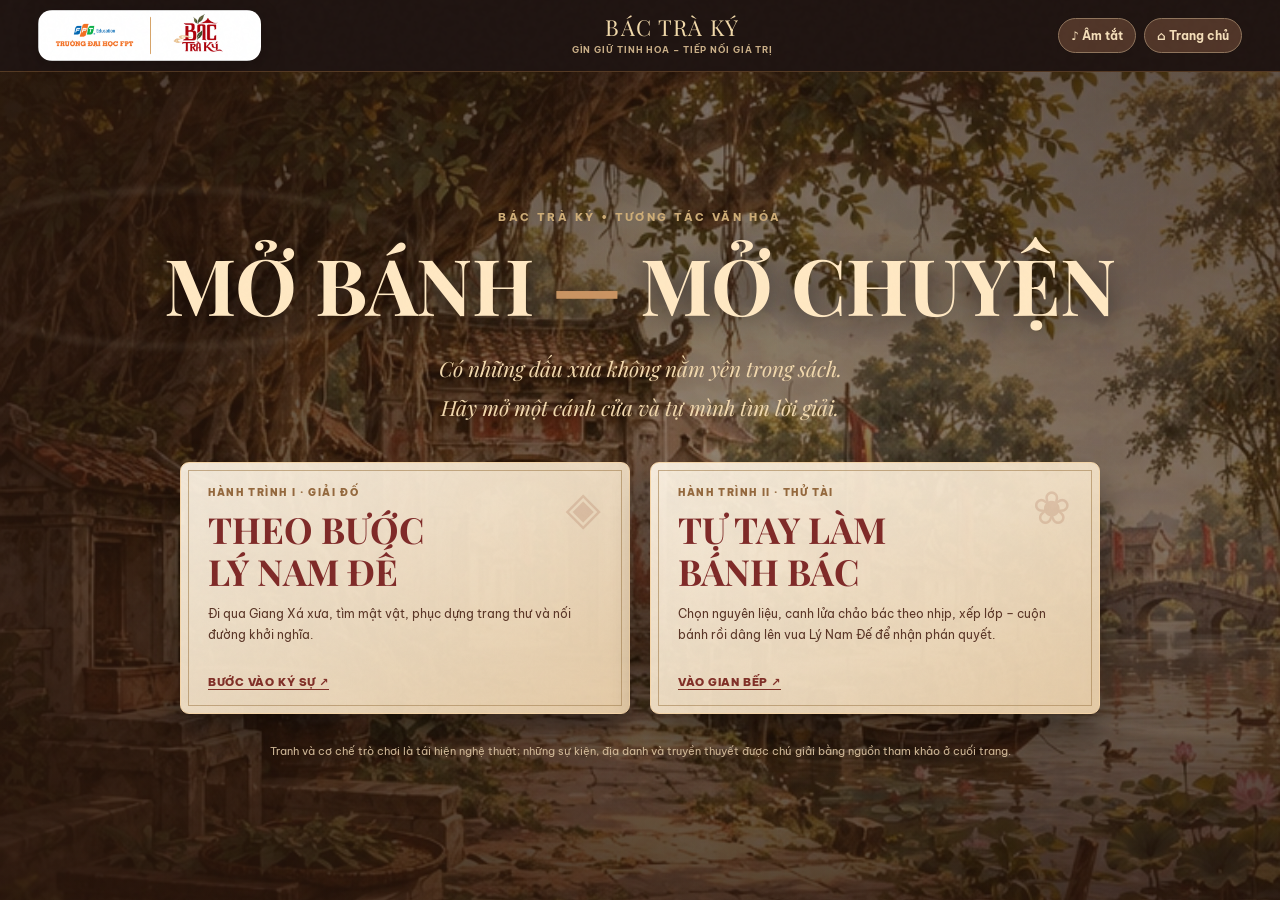
<file: index.html>
<!DOCTYPE html>
<html lang="vi">
<head>
<meta charset="utf-8"><meta name="viewport" content="width=device-width, initial-scale=1,viewport-fit=cover">
<meta name="theme-color" content="#281c19"><meta name="description" content="Mở Bánh – Mở Chuyện: game giải đố lịch sử theo bước Lý Bí tại Giang Xá và trải nghiệm làm Bánh Bác của Bác Trà Ký.">
<title>Bác Trà Ký | Theo bước Lý Nam Đế & Dâng bánh tiến vua</title>
<link rel="stylesheet" href="styles.css?v=4.10.0">
<link rel="stylesheet" href="cake-market.css?v=4.10.0">
<link rel="stylesheet" href="march.css?v=4.7.0">
</head>
<body>
<div class="grain" aria-hidden="true"></div>
<header class="header"><a class="logo-link" href="#home" aria-label="Trang chủ Bác Trà Ký"><img src="assets/official-logo.png" alt="FPT Education và Bác Trà Ký" /></a><div class="header-center"><span class="serif">BÁC TRÀ KÝ</span><small>GÌN GIỮ TINH HOA – TIẾP NỐI GIÁ TRỊ</small></div><div class="header-actions"><button id="audioToggle" class="icon-btn" aria-label="Bật hoặc tắt âm thanh" aria-pressed="false">♪ <span>Âm tắt</span></button><a id="beaconsReturn" class="header-back" href="#" target="_blank" rel="noopener noreferrer" hidden>↗ Beacons</a><a class="header-back" href="#home">⌂ Trang chủ</a></div></header>
<main>
<section id="home" class="view active" aria-labelledby="homeTitle"><div class="home-scene"><div class="home-tint"></div><div class="ambient cloud-a"></div><div class="ambient cloud-b"></div><div class="home-content"><span class="eyebrow">BÁC TRÀ KÝ • TƯƠNG TÁC VĂN HÓA</span><h1 id="homeTitle" class="serif">MỞ BÁNH <em>—</em> MỞ CHUYỆN</h1><p class="home-poem serif">Có những dấu xưa không nằm yên trong sách.<br>Hãy mở một cánh cửa và tự mình tìm lời giải.</p><div class="portal-grid"><button class="portal" id="startHistory"><span class="portal-icon">◈</span><span class="portal-no">HÀNH TRÌNH I · GIẢI ĐỐ</span><strong class="serif">THEO BƯỚC<br>LÝ NAM ĐẾ</strong><span>Đi qua Giang Xá xưa, tìm mật vật, phục dựng trang thư và nối đường khởi nghĩa.</span><span class="portal-go">BƯỚC VÀO KÝ SỰ ↗</span></button><button class="portal" id="startCake"><span class="portal-icon">❀</span><span class="portal-no">HÀNH TRÌNH II · THỬ TÀI</span><strong class="serif">TỰ TAY LÀM<br>BÁNH BÁC</strong><span>Chọn nguyên liệu, canh lửa chảo bác theo nhịp, xếp lớp – cuộn bánh rồi dâng lên vua Lý Nam Đế để nhận phán quyết.</span><span class="portal-go">VÀO GIAN BẾP ↗</span></button></div><p class="disclaimer-home">Tranh và cơ chế trò chơi là tái hiện nghệ thuật; những sự kiện, địa danh và truyền thuyết được chú giải bằng nguồn tham khảo ở cuối trang.</p></div></div></section>
<section id="history" class="view" aria-label="Game theo bước Lý Nam Đế"><div class="game-top"><div><span class="chapter-index" id="chapterIndex">CHƯƠNG 01 / 04</span><h2 class="serif" id="chapterTitle">Bí mật Linh Bảo</h2></div><div class="game-top-actions"><button class="small-btn" id="hintBtn">✧ Gợi ý</button><button class="small-btn" id="openCodex">▤ Sổ tư liệu</button><button class="small-btn" id="historyHome">⌂ Thoát</button></div></div><div class="game-layout"><div class="stage"><div class="art-stage"><img id="sceneArt" src="assets/village.webp" alt="Minh họa cảnh làng cổ" /><div class="art-vignette"></div><div class="stage-light"></div><div class="hotspot-layer" id="hotspotLayer"></div><div class="art-label" id="artLabel">GIANG XÁ • HÌNH MINH HỌA</div></div><div class="dialogue"><div class="avatar"><img src="assets/lybi-face.webp" alt="Minh họa nhân vật Lý Bí" /></div><div class="dialogue-text"><div class="dialogue-name" id="dialogueName">LÝ BÍ · LỜI THOẠI HƯ CẤU</div><p id="dialogueBody">Từng mảnh ký ức của làng đều mang một dấu hiệu. Tìm đủ ba tín vật trước khi mở cửa.</p></div><button class="dialogue-next" id="dialogueNext" title="Đọc tiếp">›</button></div></div><aside class="play-panel"><div class="panel-heading"><span class="label">NHIỆM VỤ HIỆN TẠI</span><h3 class="serif" id="objectiveTitle">Ba dấu tích trong làng</h3><p id="objectiveText">Quan sát tranh, chạm vào vật thể có ánh sáng để thu thập tín vật.</p></div><div class="inventory"><div class="label">TÚI VẬT PHẨM <span id="inventoryCount">0/3</span></div><div id="inventoryItems" class="inventory-items"></div></div><div id="puzzleMount" class="puzzle-mount"></div><div class="foot-controls"><button id="historyRestart" class="line-btn">↻ Chơi lại</button><button id="historySource" class="line-btn">◈ Tư liệu & độ xác thực</button></div></aside></div><div id="historyToast" class="toast" aria-live="polite"></div></section>
<section id="cake" class="view" aria-label="Game làm Bánh Bác"><div class="game-top cake-top"><div><span class="chapter-index" id="cakeChapter">GIAN BẾP • CHẶNG 1/5</span><h2 class="serif">THỬ TÀI LÀM BÁNH BÁC</h2></div><div class="game-top-actions"><button class="small-btn" id="cakeHintBtn">✧ Mẹo làm bánh</button><button class="small-btn" id="cakeRestart">↻ Làm lại</button><button class="small-btn" id="cakeHome">⌂ Thoát</button></div></div><div class="cake-layout"><div class="cake-workspace"><div class="cake-art"><img src="assets/hands2.webp" alt="Minh họa bàn tay chế biến bột bánh" /><div class="cake-art-layer"><div class="cake-illustration" id="cakeIllustration"><div class="plate"><div class="cake-outer"><div class="cake-white"><div class="cake-inner"></div></div></div></div></div><div class="cake-work-label" id="cakeWorkLabel">MÂM NGUYÊN LIỆU</div></div></div><div class="bake-tutorial" id="cakeNarrative"><span class="story-kicker">LỜI NGƯỜI DẪN CHUYỆN</span><p>Muốn có chiếc Bánh Bác dẻo ngon, trước hết hãy nhớ nguyên liệu truyền thống. Bạn sẽ chọn nguyên liệu, canh lửa theo nhịp, xếp lớp, cuộn bánh và mang thành phẩm đi dâng vua.</p></div></div><div class="cake-controls"><div class="progress-track" id="cakeProgress"><span class="active"></span><span></span><span></span><span></span><span></span></div><div class="cake-step-title" id="cakeStepTitle">01 • Gian chợ nguyên liệu</div><div id="cakePuzzle"></div><p class="cake-feedback" id="cakeFeedback" role="status"></p></div></div></section>
<section id="about" class="view content-page" aria-label="Tư liệu tham khảo"><div class="content-shell"><span class="eyebrow">TƯ LIỆU & PHƯƠNG PHÁP</span><h2 class="serif">Lịch sử có nguồn, hư cấu có ranh giới</h2><p>Đây là trò chơi tương tác lấy cảm hứng từ lịch sử Lý Bí/Lý Nam Đế và ký ức văn hóa Giang Xá. Các mật thư, tín vật, cơ chế mở khóa, lời thoại và tranh bối cảnh đều do nhóm sáng tạo phục vụ game; <strong>chúng không phải hiện vật khảo cổ, bản đồ hành quân thật hay lời nói được ghi lại của Lý Nam Đế</strong>.</p><div class="source-grid"><article><strong>Giang Xá – Linh Bảo</strong><p>Giang Xá gắn với những truyền thuyết về tuổi trẻ, sự học và con đường dựng nghiệp của Lý Bí. Chùa Linh Bảo được nhắc trong tư liệu địa phương; chi tiết về thời niên thiếu cần đọc như truyền thống ghi nhớ, không phải tất cả đều được xác thực độc lập.</p><a href="https://thegioidisan.vn/vi/ly-nam-de-trong-doi-song-van-hoa-cua-nguoi-dan-lang-giang-xa-huyen-hoai-duc-ha-noi.html" target="_blank" rel="noopener">Tạp chí Thế giới Di sản (2016) ↗</a></article><article><strong>Khởi nghĩa năm 542</strong><p>Lý Bí lãnh đạo cuộc khởi nghĩa chống nhà Lương vào năm 542; Giang Xá và Lưu Xá được nghiên cứu như những địa điểm gắn với giai đoạn đầu của sự nghiệp.</p><a href="https://thanhuyhanoi.vn/tin-tuc/huyen-hoai-duc/hoi-thao-khoa-hoc-dau-an-cua-ly-nam-de-va-nha-nuoc-van-xuan-tren-dia-ban-huyen-hoai-duc-10037123.html" target="_blank" rel="noopener">Thành ủy Hà Nội (2024) ↗</a></article><article><strong>Vạn Xuân năm 544</strong><p>Năm 544, Lý Bí xưng đế, lấy hiệu Lý Nam Đế, đặt quốc hiệu Vạn Xuân và niên hiệu Thiên Đức. Những tranh vẽ cảnh cung điện, quân doanh chỉ thể hiện không khí tượng trưng.</p><a href="https://baotanglichsuquocgia.vn/vi/Articles/2001/68142/thang-2-544-ly-nam-dje-tuyen-bo-dung-nuoc-djoc-lap-quoc-hieu-van-xuan.html" target="_blank" rel="noopener">Bảo tàng Lịch sử Quốc gia (2014) ↗</a></article><article><strong>Bánh Bác và lời kể dâng vua</strong><p>Thợ bánh Giang Xá kể về liên hệ của Bánh Bác với Lý Nam Đế như truyền thuyết địa phương. Bài báo mô tả công đoạn “bác” bột trên chảo mỡ, cuộn lớp đỏ trước lớp trắng sau và ủ lá chuối.</p><a href="https://www.qdnd.vn/du-lich/cac-van-de/ky-cong-mon-banh-tien-vua-cua-lang-giang-xa-809665" target="_blank" rel="noopener">Báo Quân đội nhân dân (2025) ↗</a></article></div><p class="note">Các quan điểm về nơi sinh của Lý Bí và một số chi tiết cuộc đời còn khác nhau giữa nguồn. Game chỉ khẳng định những mốc lịch sử được nguồn chính thống thống nhất; các chi tiết dân gian được ghi rõ tính chất truyền thuyết.</p><div class="content-actions"><button id="aboutBack" class="big-btn">← Quay lại trải nghiệm</button></div></div></section>
</main>
<div id="codexModal" class="modal" aria-hidden="true"><div class="modal-backdrop" data-close></div><div class="scroll" role="dialog" aria-modal="true" aria-labelledby="codexTitle"><div class="scroll-pole pole-left"></div><div class="scroll-paper"><button class="modal-close" data-close aria-label="Đóng">×</button><div class="scroll-topline">SỔ TƯ LIỆU • BÁC TRÀ KÝ</div><h2 id="codexTitle" class="serif">Một mảnh ký ức</h2><div id="codexText"></div><div class="codex-linkline" id="codexLinks"></div></div><div class="scroll-pole pole-right"></div></div></div>
<script src="game.js?v=4.10.0"></script>
<script src="march.js?v=4.7.0"></script>
</body>
</html>
</file>
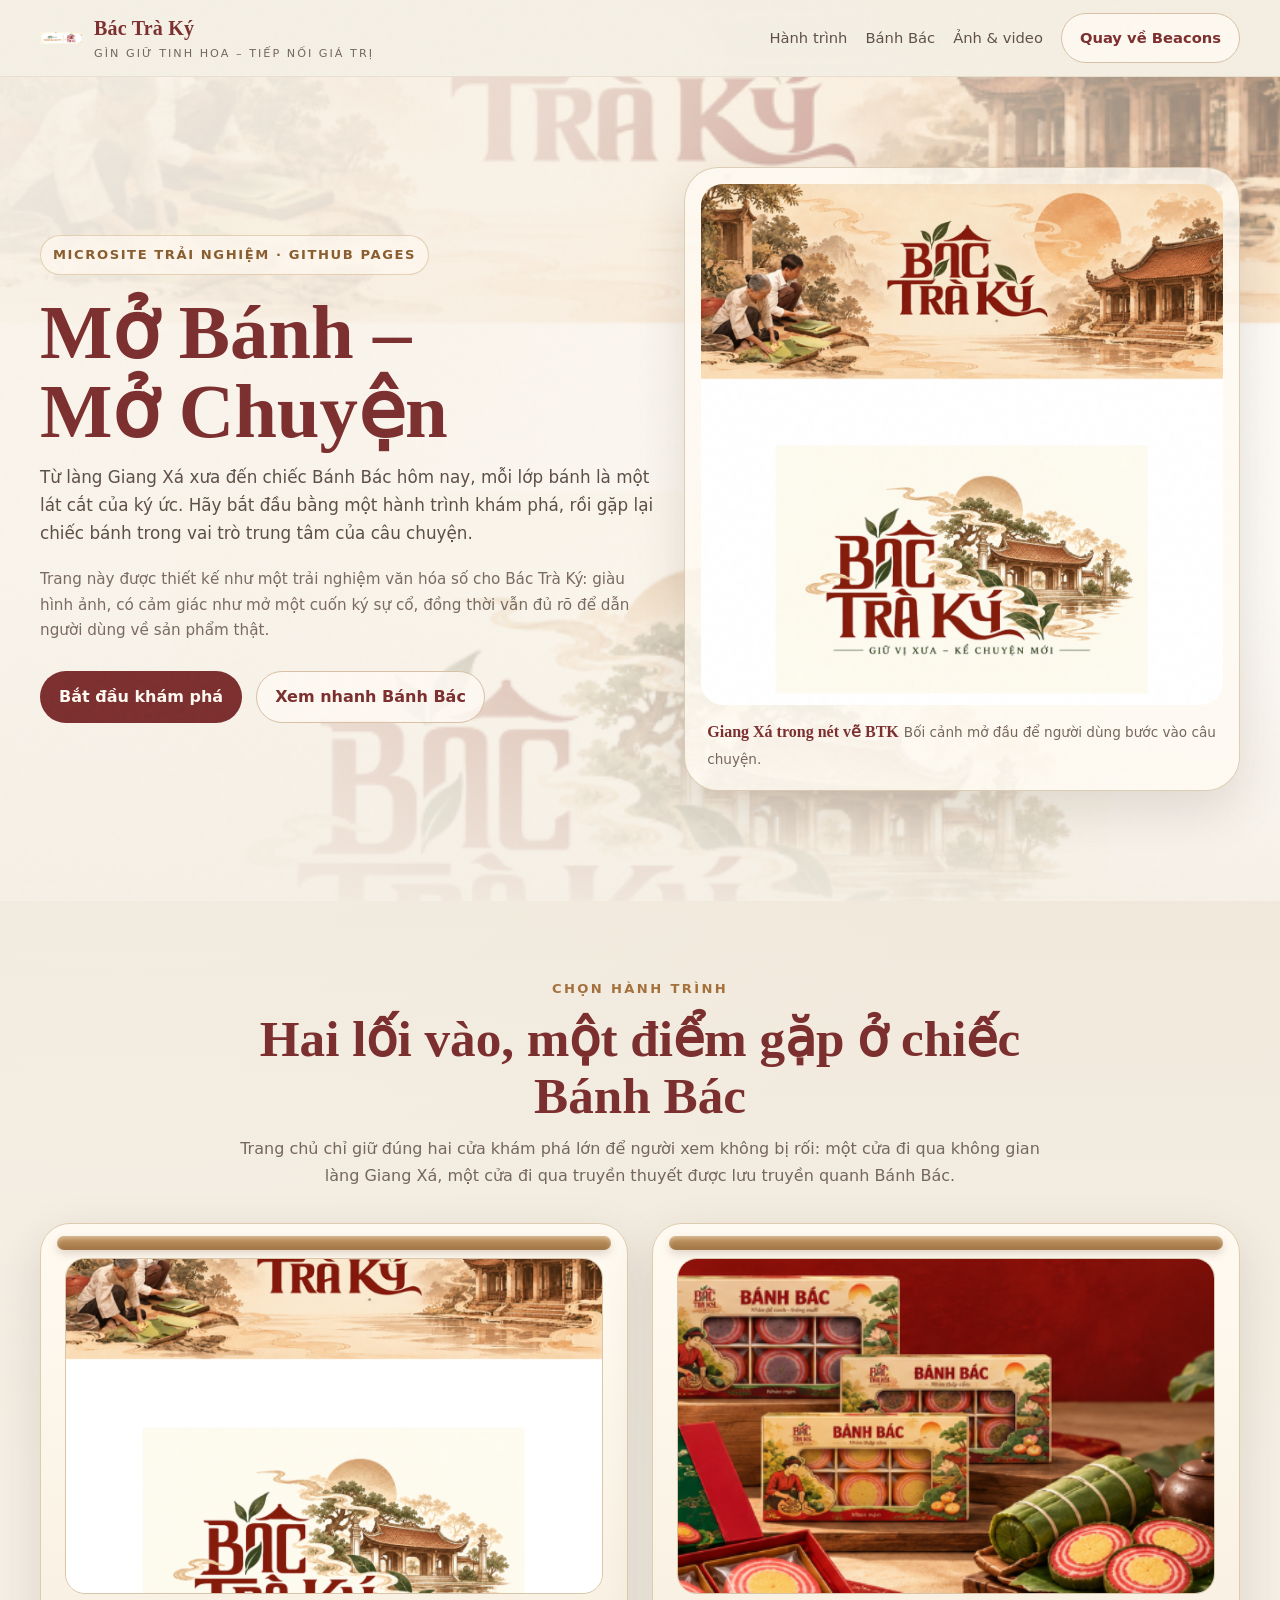
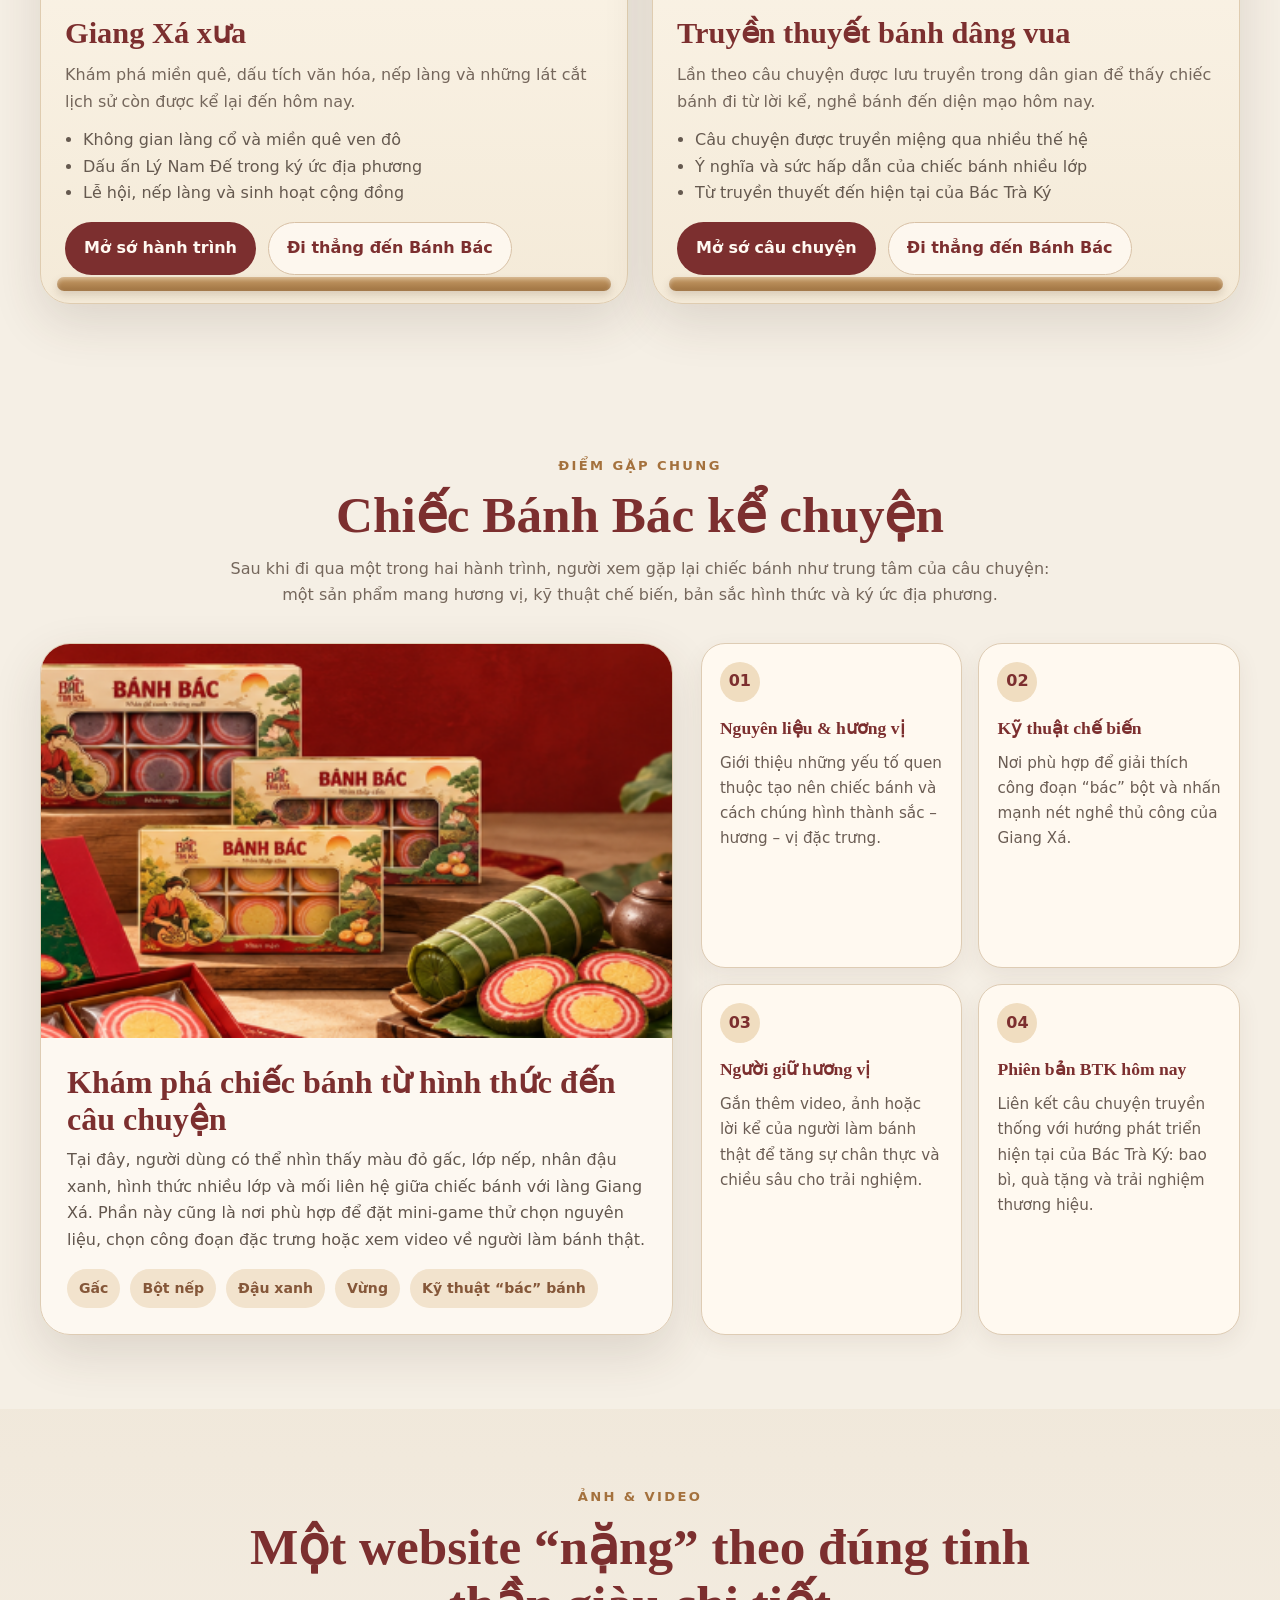
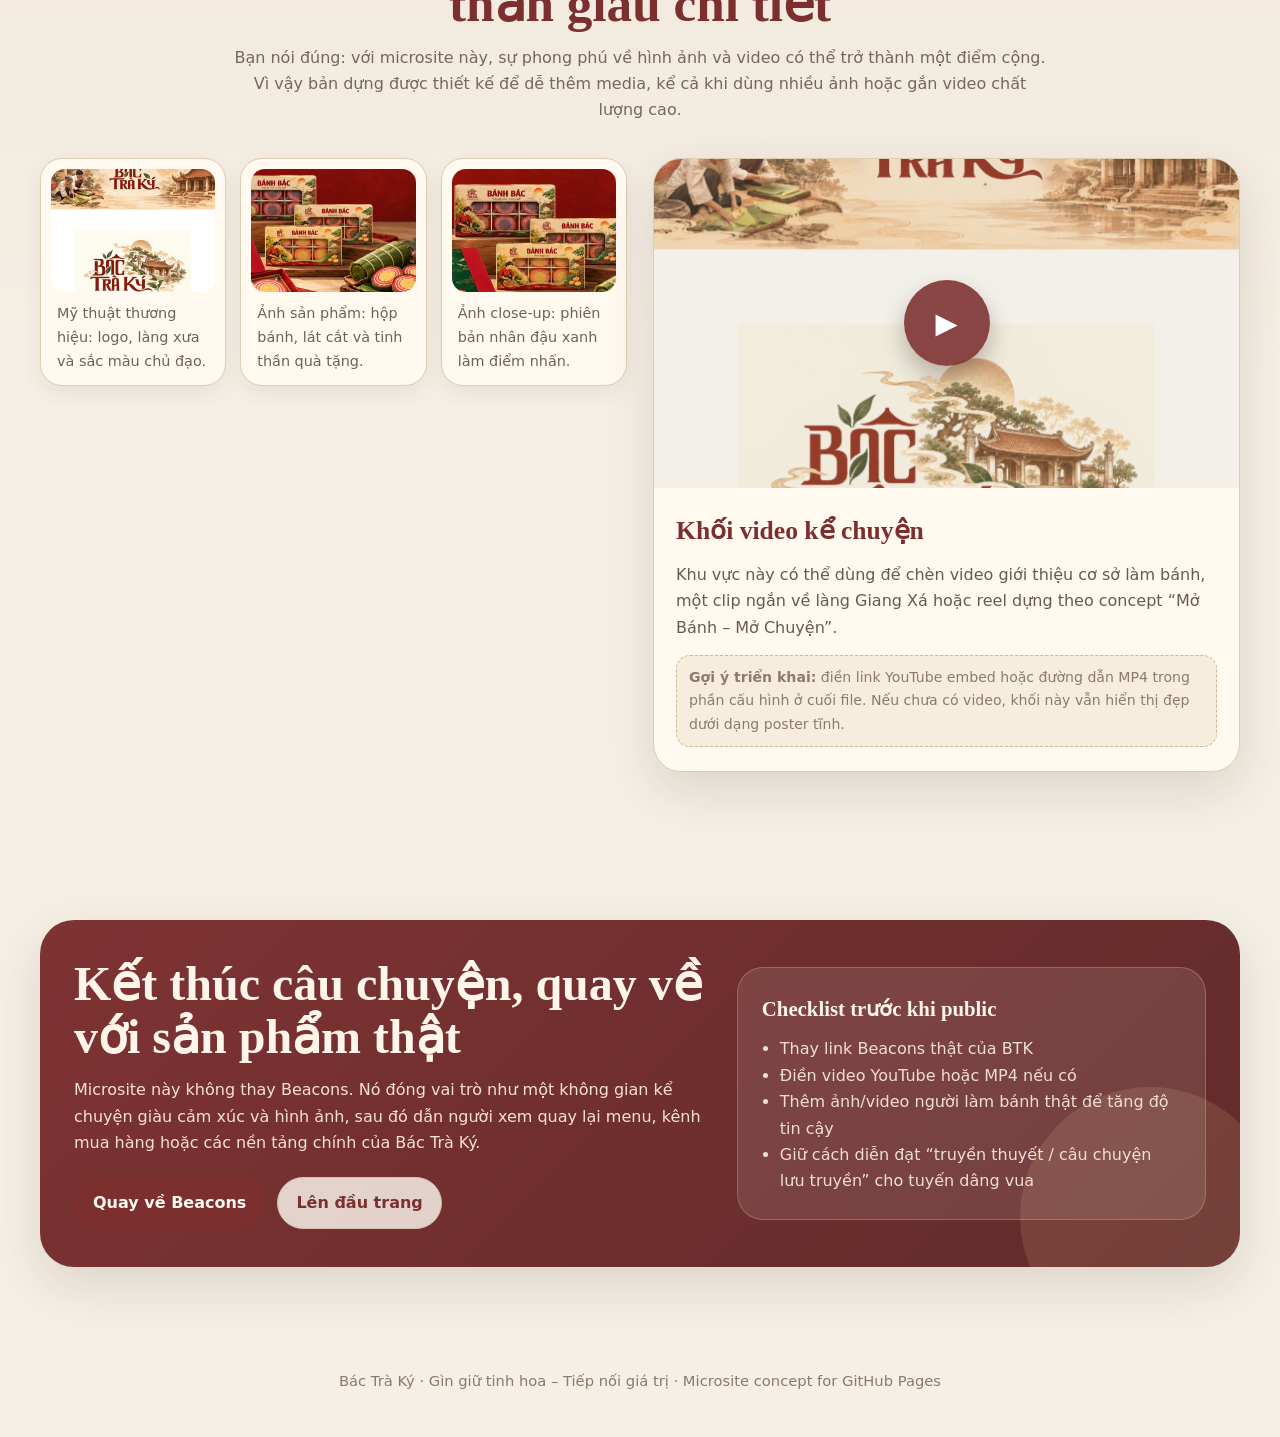
<file: btk-github-showcase/index.html>
<!DOCTYPE html>
<html lang="vi">
<head>
  <meta charset="UTF-8" />
  <meta name="viewport" content="width=device-width, initial-scale=1.0" />
  <meta name="theme-color" content="#7c2f2f" />
  <title>Bác Trà Ký | Mở Bánh – Mở Chuyện</title>
  <meta name="description" content="Microsite trải nghiệm của Bác Trà Ký: khám phá Giang Xá xưa, truyền thuyết bánh dâng vua và hành trình tìm hiểu Bánh Bác Giang Xá." />
  <style>
    :root{
      --wine:#7c2f2f;
      --wine-dark:#5e2325;
      --paper:#f5efe5;
      --paper-deep:#ede3d3;
      --ink:#453832;
      --muted:#75675c;
      --gold:#c49a62;
      --line:#deccb4;
      --leaf:#4f6350;
      --shadow:0 18px 50px rgba(74,50,37,.14);
      --radius:26px;
      --max:1200px;
    }
    *{box-sizing:border-box}
    html{scroll-behavior:smooth}
    body{
      margin:0;
      color:var(--ink);
      background:
        radial-gradient(circle at 10% 10%, rgba(255,255,255,.6), transparent 22%),
        radial-gradient(circle at 100% 0%, rgba(233,205,163,.20), transparent 18%),
        var(--paper);
      font-family: "Segoe UI", system-ui, -apple-system, sans-serif;
      line-height:1.65;
      overflow-x:hidden;
    }
    body.modal-open{overflow:hidden}
    img{max-width:100%;display:block}
    button,input,textarea{font:inherit}
    a{text-decoration:none;color:inherit}
    .grain{
      position:fixed;inset:0;pointer-events:none;opacity:.12;z-index:100;
      background-image:url("data:image/svg+xml,%3Csvg viewBox='0 0 180 180' xmlns='http://www.w3.org/2000/svg'%3E%3Cfilter id='n'%3E%3CfeTurbulence type='fractalNoise' baseFrequency='0.85' numOctaves='3' stitchTiles='stitch'/%3E%3C/filter%3E%3Crect width='100%25' height='100%25' filter='url(%23n)' opacity='0.17'/%3E%3C/svg%3E");
    }
    .container{width:min(var(--max), calc(100% - 32px)); margin:0 auto; position:relative;}
    .serif{font-family: Georgia, "Times New Roman", serif}

    /* header */
    .site-header{
      position:sticky; top:0; z-index:50;
      backdrop-filter: blur(10px);
      background:rgba(245,239,229,.82);
      border-bottom:1px solid rgba(201,176,141,.25);
    }
    .nav{
      min-height:76px; display:flex; align-items:center; justify-content:space-between; gap:18px;
    }
    .brand{display:flex; align-items:center; gap:12px; min-width:0}
    .brand img{width:42px; height:42px; object-fit:contain; flex:none}
    .brand-text{min-width:0}
    .brand-title{font-size:1.25rem; color:var(--wine); font-weight:800; letter-spacing:.01em}
    .brand-sub{font-size:.7rem; color:var(--muted); letter-spacing:.18em; text-transform:uppercase; white-space:nowrap}
    .nav-links{display:flex; align-items:center; flex-wrap:wrap; justify-content:flex-end; gap:10px 18px; font-size:.92rem; color:#5f5048}
    .nav-links a:hover{color:var(--wine)}
    .pill{display:inline-flex; align-items:center; justify-content:center; gap:8px; border-radius:999px; padding:12px 18px; font-weight:700; transition:.2s ease; border:1px solid transparent}
    .pill-primary{background:var(--wine); color:#fff9f1}
    .pill-primary:hover{background:var(--wine-dark); transform:translateY(-1px)}
    .pill-outline{border-color:#d8c1a6; background:rgba(255,251,244,.8); color:var(--wine)}
    .pill-outline:hover{background:#fffdf8; transform:translateY(-1px)}

    /* hero */
    .hero{position:relative; min-height:calc(100vh - 76px); display:grid; align-items:center; overflow:hidden}
    .hero::before{
      content:""; position:absolute; inset:0;
      background:
        linear-gradient(120deg, rgba(247,241,231,.95) 0%, rgba(247,241,231,.88) 33%, rgba(247,241,231,.60) 58%, rgba(247,241,231,.22) 100%),
        url('assets/brand-scene.png') center/cover no-repeat;
      filter:saturate(0.96) contrast(1.02);
      transform:scale(1.03);
    }
    .hero::after{
      content:""; position:absolute; inset:0;
      background:linear-gradient(to bottom, rgba(255,255,255,0) 0%, rgba(245,239,229,.16) 60%, rgba(245,239,229,.9) 100%);
    }
    .hero-inner{position:relative; z-index:2; display:grid; grid-template-columns:1.05fr .95fr; gap:30px; align-items:center; padding:54px 0 74px}
    .eyebrow{display:inline-flex; align-items:center; gap:10px; padding:8px 12px; border-radius:999px; background:rgba(255,249,240,.72); border:1px solid rgba(199,162,110,.45); color:#8a5d2f; font-size:.82rem; font-weight:800; letter-spacing:.12em; text-transform:uppercase}
    .hero-copy h1{font-size:clamp(2.7rem, 6vw, 4.8rem); line-height:1.04; margin:18px 0 12px; color:var(--wine); font-weight:700}
    .hero-copy .lead{font-size:1.05rem; max-width:620px; color:#5d4f46; margin:0 0 20px}
    .hero-copy .small-note{max-width:620px; font-size:.95rem; color:#7a6b62; margin:0 0 28px}
    .hero-actions{display:flex; flex-wrap:wrap; gap:14px}
    .hero-art{display:flex; justify-content:flex-end; align-items:center}
    .art-frame{
      width:min(560px, 100%); background:rgba(255,251,244,.78); border:1px solid rgba(205,181,150,.65);
      box-shadow:var(--shadow); border-radius:34px; overflow:hidden; padding:16px;
    }
    .art-frame img{width:100%; border-radius:22px; aspect-ratio:1/1; object-fit:cover}
    .art-caption{display:flex; justify-content:space-between; gap:16px; align-items:center; padding:14px 6px 2px}
    .art-caption strong{font-size:1rem; color:var(--wine)}
    .art-caption span{font-size:.85rem; color:var(--muted)}

    /* intro */
    .section{padding:74px 0}
    .section.soft{background:linear-gradient(180deg, rgba(237,227,211,.55), rgba(245,239,229,0) 55%)}
    .section-title{text-align:center; max-width:820px; margin:0 auto 34px}
    .section-title .kicker{display:inline-block; margin-bottom:10px; color:#a4713d; font-size:.82rem; letter-spacing:.18em; text-transform:uppercase; font-weight:800}
    .section-title h2{margin:0 0 12px; color:var(--wine); font-weight:700; font-size:clamp(2rem, 4vw, 3.2rem); line-height:1.12}
    .section-title p{margin:0; color:var(--muted); font-size:1rem}

    /* chooser */
    .path-grid{display:grid; grid-template-columns:repeat(2,1fr); gap:24px}
    .path-card{
      position:relative; background:linear-gradient(180deg, #fffaf1, #f4ead8); border:1px solid #dfccb0; border-radius:30px;
      box-shadow:var(--shadow); overflow:hidden; display:flex; flex-direction:column;
    }
    .path-card::before,.path-card::after{
      content:""; position:absolute; left:16px; right:16px; height:14px; border-radius:999px;
      background:linear-gradient(180deg, #c89d67, #9f7342);
      box-shadow:inset 0 2px 4px rgba(255,255,255,.35), 0 4px 8px rgba(93,59,34,.18);
      z-index:1;
    }
    .path-card::before{top:12px}
    .path-card::after{bottom:12px}
    .path-visual{padding:34px 24px 0; position:relative; z-index:2}
    .path-visual img{width:100%; aspect-ratio:16/10; object-fit:cover; border-radius:20px; border:1px solid rgba(208,186,156,.8)}
    .path-body{padding:22px 24px 28px; display:flex; flex-direction:column; gap:12px; position:relative; z-index:2}
    .path-body h3{margin:0; font-size:1.9rem; line-height:1.12; color:var(--wine); font-weight:700}
    .path-body p{margin:0; color:var(--muted)}
    .path-body ul{margin:0; padding-left:18px; color:#65594f}
    .path-actions{display:flex; flex-wrap:wrap; gap:12px; margin-top:4px}

    /* banh bac */
    .banh-layout{display:grid; grid-template-columns:1.08fr .92fr; gap:28px; align-items:stretch}
    .feature-card{background:rgba(255,251,244,.82); border:1px solid var(--line); border-radius:30px; box-shadow:var(--shadow); overflow:hidden}
    .feature-card .feature-media{position:relative}
    .feature-card .feature-media img{width:100%; aspect-ratio:16/10; object-fit:cover}
    .feature-card .feature-copy{padding:26px}
    .feature-card h3{margin:0 0 10px; color:var(--wine); font-size:2rem; line-height:1.15; font-weight:700}
    .feature-card p{margin:0 0 16px; color:#62564d}
    .tag-list{display:flex; flex-wrap:wrap; gap:10px}
    .tag{padding:8px 12px; border-radius:999px; background:#f2e3cd; color:#855739; font-weight:700; font-size:.88rem}
    .info-grid{display:grid; grid-template-columns:repeat(2,1fr); gap:16px}
    .info-card{background:#fff9f0; border:1px solid var(--line); border-radius:24px; padding:18px 18px 20px; box-shadow:0 8px 22px rgba(95,69,54,.08)}
    .info-card .num{display:inline-flex; align-items:center; justify-content:center; width:40px; height:40px; border-radius:50%; background:#f0ddc0; color:var(--wine); font-weight:800; margin-bottom:12px}
    .info-card h4{margin:0 0 8px; color:var(--wine); font-size:1.1rem}
    .info-card p{margin:0; color:#6b5d54; font-size:.95rem}

    /* media gallery */
    .media-layout{display:grid; grid-template-columns:1fr 1fr; gap:26px; align-items:start}
    .gallery-strip{display:grid; grid-template-columns:repeat(3,1fr); gap:14px}
    .gallery-strip figure{margin:0; background:#fff9f0; border:1px solid var(--line); border-radius:22px; padding:10px; box-shadow:0 8px 20px rgba(95,69,54,.08)}
    .gallery-strip img{border-radius:14px; width:100%; aspect-ratio:4/3; object-fit:cover}
    .gallery-strip figcaption{padding:10px 6px 2px; font-size:.9rem; color:#6e6157}
    .video-card{background:#fff9f0; border:1px solid var(--line); border-radius:28px; overflow:hidden; box-shadow:var(--shadow)}
    .video-frame{position:relative; aspect-ratio:16/9; background:#c9b499; display:grid; place-items:center; overflow:hidden}
    .video-frame img{position:absolute; inset:0; width:100%; height:100%; object-fit:cover; opacity:.78}
    .video-frame .play-badge{position:relative; z-index:2; width:86px; height:86px; border-radius:50%; background:rgba(124,47,47,.88); display:grid; place-items:center; color:#fff; font-size:1.8rem; box-shadow:0 12px 24px rgba(0,0,0,.25)}
    .video-body{padding:22px 22px 24px}
    .video-body h3{margin:0 0 10px; color:var(--wine); font-size:1.6rem}
    .video-body p{margin:0 0 14px; color:#675a51}
    .video-note{font-size:.88rem; color:#8a7b6e; background:#f6eddc; border:1px dashed #d0b590; padding:10px 12px; border-radius:14px}
    .video-embed-wrap{display:none}
    .video-embed-wrap.active{display:block}
    .video-embed-wrap video,.video-embed-wrap iframe{width:100%; aspect-ratio:16/9; border:0; display:block; background:#000}

    /* CTA */
    .cta-panel{
      position:relative; overflow:hidden; background:linear-gradient(135deg, rgba(124,47,47,.98), rgba(91,35,35,.96)); color:#fff5ea;
      border-radius:34px; box-shadow:var(--shadow); padding:38px 34px;
    }
    .cta-panel::before{content:""; position:absolute; inset:auto -40px -80px auto; width:260px; height:260px; border-radius:50%; background:rgba(255,210,156,.12)}
    .cta-grid{display:grid; grid-template-columns:1.15fr .85fr; gap:28px; align-items:center; position:relative; z-index:2}
    .cta-panel h2{margin:0 0 14px; font-size:clamp(2rem, 4vw, 3rem); line-height:1.1}
    .cta-panel p{margin:0 0 20px; max-width:690px; color:#f6e2d3}
    .cta-box{background:rgba(255,250,244,.10); border:1px solid rgba(255,227,184,.24); border-radius:26px; padding:24px}
    .cta-box h3{margin:0 0 10px; font-size:1.3rem}
    .cta-box ul{margin:0; padding-left:18px; color:#f1dfd2}
    .cta-actions{display:flex; flex-wrap:wrap; gap:12px; margin-top:18px}

    .footer{padding:28px 0 44px; text-align:center; color:#887a6d; font-size:.92rem}

    /* scroll modal */
    .scroll-overlay{position:fixed; inset:0; background:rgba(45,28,24,.56); backdrop-filter:blur(6px); display:none; align-items:center; justify-content:center; padding:24px; z-index:200}
    .scroll-overlay.open{display:flex}
    .scroll-shell{width:min(980px, 100%); max-height:min(92vh, 960px); overflow:auto; padding:24px}
    .scroll-sheet{
      position:relative; background:linear-gradient(180deg, #fff8ed 0%, #f5ead6 100%); color:var(--ink);
      border-radius:28px; border:1px solid #dcbf93; box-shadow:0 28px 80px rgba(24,15,11,.35); overflow:hidden;
      transform-origin:top center; animation:unroll .75s cubic-bezier(.2,.9,.2,1);
    }
    @keyframes unroll{
      0%{transform:translateY(32px) scaleY(.05); opacity:0}
      45%{transform:translateY(10px) scaleY(1.02); opacity:1}
      100%{transform:translateY(0) scaleY(1); opacity:1}
    }
    .scroll-sheet::before,.scroll-sheet::after{
      content:""; position:absolute; left:18px; right:18px; height:16px; border-radius:999px; z-index:5;
      background:linear-gradient(180deg, #cca168, #986c3f);
      box-shadow:inset 0 2px 4px rgba(255,255,255,.35), 0 5px 10px rgba(91,54,29,.22);
    }
    .scroll-sheet::before{top:12px}
    .scroll-sheet::after{bottom:12px}
    .scroll-header{position:relative; z-index:2; padding:44px 40px 22px; display:flex; justify-content:space-between; gap:20px; align-items:flex-start}
    .scroll-header .meta{display:flex; flex-direction:column; gap:8px}
    .scroll-header .meta .badge{display:inline-flex; width:max-content; padding:8px 12px; border-radius:999px; background:#efe0c9; color:#99663b; font-weight:800; letter-spacing:.08em; text-transform:uppercase; font-size:.78rem}
    .scroll-header h3{margin:0; color:var(--wine); font-size:clamp(2rem, 4vw, 2.9rem); line-height:1.08}
    .scroll-header p{margin:0; color:#66584f; max-width:620px}
    .close-btn{border:1px solid #d7b991; width:44px; height:44px; border-radius:50%; background:#fff8ee; color:var(--wine); font-size:1.2rem; font-weight:800; flex:none}
    .scroll-hero{display:grid; grid-template-columns:1.1fr .9fr; gap:24px; padding:0 40px 24px; align-items:center}
    .scroll-hero img{width:100%; aspect-ratio:16/10; object-fit:cover; border-radius:24px; border:1px solid #ddc19a}
    .scroll-hero .note{background:#fbf3e5; border:1px solid #e0ccb0; border-radius:22px; padding:18px 18px 20px}
    .scroll-hero .note h4{margin:0 0 8px; color:var(--wine); font-size:1.2rem}
    .scroll-hero .note p{margin:0; color:#6d5e53}
    .chapter-grid{display:grid; grid-template-columns:repeat(2,1fr); gap:16px; padding:0 40px 28px}
    .chapter{background:#fffaf1; border:1px solid #e0ccb0; border-radius:22px; padding:18px; box-shadow:0 8px 22px rgba(95,69,54,.08)}
    .chapter .step{display:inline-flex; width:34px; height:34px; align-items:center; justify-content:center; border-radius:50%; background:#f1dfc6; color:var(--wine); font-weight:800; margin-bottom:12px}
    .chapter h5{margin:0 0 8px; color:var(--wine); font-size:1.05rem}
    .chapter p{margin:0; color:#6e6056; font-size:.95rem}
    .scroll-footer{display:flex; justify-content:space-between; flex-wrap:wrap; gap:14px; align-items:center; padding:0 40px 44px}
    .scroll-footnote{max-width:520px; font-size:.88rem; color:#7a6d63}

    .hide{display:none !important}

    @media (max-width: 980px){
      .hero-inner,.banh-layout,.media-layout,.cta-grid,.scroll-hero{grid-template-columns:1fr}
      .hero{min-height:auto}
      .hero-art{justify-content:flex-start}
      .path-grid,.chapter-grid,.info-grid{grid-template-columns:1fr}
      .gallery-strip{grid-template-columns:1fr 1fr}
    }
    @media (max-width: 640px){
      .container{width:min(var(--max), calc(100% - 20px))}
      .nav{padding:8px 0; align-items:flex-start; flex-direction:column}
      .nav-links{width:100%; justify-content:flex-start; font-size:.88rem}
      .hero-inner{padding:34px 0 50px}
      .section{padding:58px 0}
      .hero-copy .lead,.hero-copy .small-note,.section-title p{font-size:.96rem}
      .gallery-strip{grid-template-columns:1fr}
      .scroll-header,.scroll-hero,.chapter-grid,.scroll-footer{padding-left:20px; padding-right:20px}
      .scroll-shell{padding:8px}
      .scroll-sheet::before,.scroll-sheet::after{left:10px; right:10px}
      .hero-actions,.path-actions,.cta-actions{flex-direction:column; align-items:stretch}
      .pill{justify-content:center}
      .art-frame{padding:12px; border-radius:24px}
      .feature-card h3,.path-body h3{font-size:1.65rem}
    }
  </style>
</head>
<body>
  <div class="grain" aria-hidden="true"></div>
  <header class="site-header">
    <div class="container nav">
      <a href="#top" class="brand" aria-label="Về đầu trang Bác Trà Ký">
        <img src="assets/btk-logo-small.png" alt="Logo Bác Trà Ký" />
        <div class="brand-text">
          <div class="brand-title serif">Bác Trà Ký</div>
          <div class="brand-sub">Gìn giữ tinh hoa – Tiếp nối giá trị</div>
        </div>
      </a>
      <nav class="nav-links" aria-label="Điều hướng chính">
        <a href="#hanh-trinh">Hành trình</a>
        <a href="#banh-bac">Bánh Bác</a>
        <a href="#media">Ảnh &amp; video</a>
        <a href="#ket-noi" class="pill pill-outline">Quay về Beacons</a>
      </nav>
    </div>
  </header>

  <main id="top">
    <section class="hero">
      <div class="container hero-inner">
        <div class="hero-copy">
          <div class="eyebrow">Microsite trải nghiệm · GitHub Pages</div>
          <h1 class="serif">Mở Bánh –<br />Mở Chuyện</h1>
          <p class="lead">
            Từ làng Giang Xá xưa đến chiếc Bánh Bác hôm nay, mỗi lớp bánh là một lát cắt của ký ức.
            Hãy bắt đầu bằng một hành trình khám phá, rồi gặp lại chiếc bánh trong vai trò trung tâm của câu chuyện.
          </p>
          <p class="small-note">
            Trang này được thiết kế như một trải nghiệm văn hóa số cho Bác Trà Ký: giàu hình ảnh, có cảm giác như mở một cuốn ký sự cổ,
            đồng thời vẫn đủ rõ để dẫn người dùng về sản phẩm thật.
          </p>
          <div class="hero-actions">
            <a href="#hanh-trinh" class="pill pill-primary">Bắt đầu khám phá</a>
            <a href="#banh-bac" class="pill pill-outline">Xem nhanh Bánh Bác</a>
          </div>
        </div>
        <div class="hero-art">
          <div class="art-frame">
            <img src="assets/brand-scene.png" alt="Mỹ thuật nhận diện Bác Trà Ký với sắc đỏ trầm và phong cảnh Giang Xá" />
            <div class="art-caption">
              <div>
                <strong class="serif">Giang Xá trong nét vẽ BTK</strong>
                <span>Bối cảnh mở đầu để người dùng bước vào câu chuyện.</span>
              </div>
            </div>
          </div>
        </div>
      </div>
    </section>

    <section id="hanh-trinh" class="section soft">
      <div class="container">
        <div class="section-title">
          <div class="kicker">Chọn hành trình</div>
          <h2 class="serif">Hai lối vào, một điểm gặp ở chiếc Bánh Bác</h2>
          <p>
            Trang chủ chỉ giữ đúng hai cửa khám phá lớn để người xem không bị rối: một cửa đi qua không gian làng Giang Xá,
            một cửa đi qua truyền thuyết được lưu truyền quanh Bánh Bác.
          </p>
        </div>
        <div class="path-grid">
          <article class="path-card">
            <div class="path-visual">
              <img src="assets/brand-scene.png" alt="Minh họa làng Giang Xá xưa" />
            </div>
            <div class="path-body">
              <h3 class="serif">Giang Xá xưa</h3>
              <p>Khám phá miền quê, dấu tích văn hóa, nếp làng và những lát cắt lịch sử còn được kể lại đến hôm nay.</p>
              <ul>
                <li>Không gian làng cổ và miền quê ven đô</li>
                <li>Dấu ấn Lý Nam Đế trong ký ức địa phương</li>
                <li>Lễ hội, nếp làng và sinh hoạt cộng đồng</li>
              </ul>
              <div class="path-actions">
                <button class="pill pill-primary open-scroll" data-story="giangxa">Mở sớ hành trình</button>
                <a href="#banh-bac" class="pill pill-outline">Đi thẳng đến Bánh Bác</a>
              </div>
            </div>
          </article>

          <article class="path-card">
            <div class="path-visual">
              <img src="assets/banh-bac-products.png" alt="Hình ảnh Bánh Bác của Bác Trà Ký" />
            </div>
            <div class="path-body">
              <h3 class="serif">Truyền thuyết bánh dâng vua</h3>
              <p>Lần theo câu chuyện được lưu truyền trong dân gian để thấy chiếc bánh đi từ lời kể, nghề bánh đến diện mạo hôm nay.</p>
              <ul>
                <li>Câu chuyện được truyền miệng qua nhiều thế hệ</li>
                <li>Ý nghĩa và sức hấp dẫn của chiếc bánh nhiều lớp</li>
                <li>Từ truyền thuyết đến hiện tại của Bác Trà Ký</li>
              </ul>
              <div class="path-actions">
                <button class="pill pill-primary open-scroll" data-story="dangvua">Mở sớ câu chuyện</button>
                <a href="#banh-bac" class="pill pill-outline">Đi thẳng đến Bánh Bác</a>
              </div>
            </div>
          </article>
        </div>
      </div>
    </section>

    <section id="banh-bac" class="section">
      <div class="container">
        <div class="section-title">
          <div class="kicker">Điểm gặp chung</div>
          <h2 class="serif">Chiếc Bánh Bác kể chuyện</h2>
          <p>
            Sau khi đi qua một trong hai hành trình, người xem gặp lại chiếc bánh như trung tâm của câu chuyện: một sản phẩm mang hương vị,
            kỹ thuật chế biến, bản sắc hình thức và ký ức địa phương.
          </p>
        </div>

        <div class="banh-layout">
          <article class="feature-card">
            <div class="feature-media">
              <img src="assets/banh-bac-products.png" alt="Bánh Bác và sản phẩm của Bác Trà Ký" />
            </div>
            <div class="feature-copy">
              <h3 class="serif">Khám phá chiếc bánh từ hình thức đến câu chuyện</h3>
              <p>
                Tại đây, người dùng có thể nhìn thấy màu đỏ gấc, lớp nếp, nhân đậu xanh, hình thức nhiều lớp và mối liên hệ giữa chiếc bánh với làng Giang Xá.
                Phần này cũng là nơi phù hợp để đặt mini-game thử chọn nguyên liệu, chọn công đoạn đặc trưng hoặc xem video về người làm bánh thật.
              </p>
              <div class="tag-list">
                <span class="tag">Gấc</span>
                <span class="tag">Bột nếp</span>
                <span class="tag">Đậu xanh</span>
                <span class="tag">Vừng</span>
                <span class="tag">Kỹ thuật “bác” bánh</span>
              </div>
            </div>
          </article>

          <div class="info-grid">
            <article class="info-card">
              <div class="num">01</div>
              <h4 class="serif">Nguyên liệu &amp; hương vị</h4>
              <p>Giới thiệu những yếu tố quen thuộc tạo nên chiếc bánh và cách chúng hình thành sắc – hương – vị đặc trưng.</p>
            </article>
            <article class="info-card">
              <div class="num">02</div>
              <h4 class="serif">Kỹ thuật chế biến</h4>
              <p>Nơi phù hợp để giải thích công đoạn “bác” bột và nhấn mạnh nét nghề thủ công của Giang Xá.</p>
            </article>
            <article class="info-card">
              <div class="num">03</div>
              <h4 class="serif">Người giữ hương vị</h4>
              <p>Gắn thêm video, ảnh hoặc lời kể của người làm bánh thật để tăng sự chân thực và chiều sâu cho trải nghiệm.</p>
            </article>
            <article class="info-card">
              <div class="num">04</div>
              <h4 class="serif">Phiên bản BTK hôm nay</h4>
              <p>Liên kết câu chuyện truyền thống với hướng phát triển hiện tại của Bác Trà Ký: bao bì, quà tặng và trải nghiệm thương hiệu.</p>
            </article>
          </div>
        </div>
      </div>
    </section>

    <section id="media" class="section soft">
      <div class="container">
        <div class="section-title">
          <div class="kicker">Ảnh &amp; video</div>
          <h2 class="serif">Một website “nặng” theo đúng tinh thần giàu chi tiết</h2>
          <p>
            Bạn nói đúng: với microsite này, sự phong phú về hình ảnh và video có thể trở thành một điểm cộng. Vì vậy bản dựng được thiết kế để dễ thêm media,
            kể cả khi dùng nhiều ảnh hoặc gắn video chất lượng cao.
          </p>
        </div>

        <div class="media-layout">
          <div>
            <div class="gallery-strip">
              <figure>
                <img src="assets/brand-scene.png" alt="Mỹ thuật thương hiệu Bác Trà Ký" />
                <figcaption>Mỹ thuật thương hiệu: logo, làng xưa và sắc màu chủ đạo.</figcaption>
              </figure>
              <figure>
                <img src="assets/banh-bac-products.png" alt="Sản phẩm Bánh Bác của Bác Trà Ký" />
                <figcaption>Ảnh sản phẩm: hộp bánh, lát cắt và tinh thần quà tặng.</figcaption>
              </figure>
              <figure>
                <img src="assets/banh-bac-box.png" alt="Hộp Bánh Bác đậu xanh" />
                <figcaption>Ảnh close-up: phiên bản nhân đậu xanh làm điểm nhấn.</figcaption>
              </figure>
            </div>
          </div>

          <div class="video-card">
            <div class="video-frame" id="video-preview">
              <img src="assets/brand-scene.png" alt="Ảnh đại diện cho video câu chuyện Bác Trà Ký" />
              <div class="play-badge" aria-hidden="true">▶</div>
            </div>
            <div class="video-embed-wrap" id="video-embed-wrap"></div>
            <div class="video-body">
              <h3 class="serif">Khối video kể chuyện</h3>
              <p>
                Khu vực này có thể dùng để chèn video giới thiệu cơ sở làm bánh, một clip ngắn về làng Giang Xá hoặc reel dựng theo concept “Mở Bánh – Mở Chuyện”.
              </p>
              <div class="video-note">
                <strong>Gợi ý triển khai:</strong> điền link YouTube embed hoặc đường dẫn MP4 trong phần cấu hình ở cuối file.
                Nếu chưa có video, khối này vẫn hiển thị đẹp dưới dạng poster tĩnh.
              </div>
            </div>
          </div>
        </div>
      </div>
    </section>

    <section id="ket-noi" class="section">
      <div class="container">
        <div class="cta-panel">
          <div class="cta-grid">
            <div>
              <h2 class="serif">Kết thúc câu chuyện, quay về với sản phẩm thật</h2>
              <p>
                Microsite này không thay Beacons. Nó đóng vai trò như một không gian kể chuyện giàu cảm xúc và hình ảnh,
                sau đó dẫn người xem quay lại menu, kênh mua hàng hoặc các nền tảng chính của Bác Trà Ký.
              </p>
              <div class="cta-actions">
                <a class="pill pill-primary" id="beacons-link" href="#" target="_blank" rel="noopener">Quay về Beacons</a>
                <a class="pill pill-outline" href="#top">Lên đầu trang</a>
              </div>
            </div>
            <div class="cta-box">
              <h3 class="serif">Checklist trước khi public</h3>
              <ul>
                <li>Thay link Beacons thật của BTK</li>
                <li>Điền video YouTube hoặc MP4 nếu có</li>
                <li>Thêm ảnh/video người làm bánh thật để tăng độ tin cậy</li>
                <li>Giữ cách diễn đạt “truyền thuyết / câu chuyện lưu truyền” cho tuyến dâng vua</li>
              </ul>
            </div>
          </div>
        </div>
      </div>
    </section>
  </main>

  <footer class="footer">
    <div class="container">
      Bác Trà Ký · Gìn giữ tinh hoa – Tiếp nối giá trị · Microsite concept for GitHub Pages
    </div>
  </footer>

  <div class="scroll-overlay" id="scrollOverlay" aria-hidden="true">
    <div class="scroll-shell">
      <div class="scroll-sheet" role="dialog" aria-modal="true" aria-labelledby="scrollTitle">
        <div class="scroll-header">
          <div class="meta">
            <div class="badge" id="scrollBadge">Hành trình</div>
            <h3 class="serif" id="scrollTitle">Tiêu đề câu chuyện</h3>
            <p id="scrollIntro">Mô tả mở đầu sẽ xuất hiện ở đây.</p>
          </div>
          <button class="close-btn" id="closeScroll" aria-label="Đóng sớ">×</button>
        </div>
        <div class="scroll-hero">
          <img id="scrollImage" src="assets/brand-scene.png" alt="Hình minh họa cho câu chuyện" />
          <div class="note">
            <h4 class="serif" id="scrollNoteTitle">Gợi ý triển khai</h4>
            <p id="scrollNoteBody">Phần ghi chú này giúp nhóm hiểu nên viết gì ở từng tuyến nội dung.</p>
          </div>
        </div>
        <div class="chapter-grid" id="chapterGrid"></div>
        <div class="scroll-footer">
          <div class="scroll-footnote" id="scrollFootnote">
            Ghi chú nguồn hoặc lưu ý ngắn về cách diễn đạt sẽ hiện ở đây.
          </div>
          <div class="path-actions">
            <a href="#banh-bac" class="pill pill-primary" id="continueBanh">Tiếp tục đến Bánh Bác</a>
            <button class="pill pill-outline" id="closeScroll2">Đóng sớ</button>
          </div>
        </div>
      </div>
    </div>
  </div>

  <script>
    // ==============================================================
    // CẤU HÌNH NHANH
    // 1) Dán link Beacons thật vào beaconsUrl.
    // 2) Nếu có video: điền videoEmbed (YouTube dạng nhúng) HOẶC videoSrc (MP4).
    // ============================================================== 
    const SITE_CONFIG = {
      beaconsUrl: "",
      videoEmbed: "", // Ví dụ: "https://www.youtube.com/embed/VIDEO_ID"
      videoSrc: "",   // Ví dụ: "assets/giang-xa-story.mp4"
      videoPoster: "assets/brand-scene.png"
    };

    const STORY_DATA = {
      giangxa: {
        badge: "Giang Xá xưa",
        title: "Giang Xá xưa – Dấu xưa còn kể",
        intro: "Tuyến nội dung này giúp người xem bước vào không gian làng quê, di tích, nếp làng và những lớp ký ức gắn với Giang Xá.",
        image: "assets/brand-scene.png",
        noteTitle: "Vai trò của tuyến này",
        noteBody: "Đây là nơi tạo chiều sâu văn hóa cho microsite. Hãy ưu tiên kể chuyện bằng ngôn ngữ cô đọng, giàu hình ảnh và tôn trọng các chi tiết có thể kiểm chứng.",
        footnote: "Gợi ý cách viết: dùng các cụm như “dấu tích”, “ký ức địa phương”, “những câu chuyện còn được kể lại”. Khi nói về Lý Nam Đế, nên bám vào các dấu ấn văn hóa và không gian tưởng niệm còn hiện diện.",
        chapters: [
          {title: "Một miền quê ven đô", body: "Giới thiệu Giang Xá như một làng quê giàu tầng văn hóa, có mối liên hệ với Hoài Đức và Hà Nội hôm nay."},
          {title: "Dấu ấn Lý Nam Đế", body: "Trình bày đây là tuyến khám phá các dấu ấn còn được tưởng nhớ trong không gian văn hóa địa phương."},
          {title: "Lễ hội và nếp làng", body: "Đưa người xem đến đình, lễ hội, cỗ lễ và sinh hoạt cộng đồng như bối cảnh để hiểu chiếc bánh trong đời sống."},
          {title: "Từ làng quê đến chiếc bánh", body: "Kết nối mạch kể về làng sang câu chuyện Bánh Bác như một thức quà gắn với ký ức của Giang Xá."}
        ]
      },
      dangvua: {
        badge: "Truyền thuyết bánh dâng vua",
        title: "Truyền thuyết bánh dâng vua – Một câu chuyện được lưu truyền",
        intro: "Tuyến nội dung này phù hợp để khai thác sức hấp dẫn kể chuyện của Bánh Bác, nhưng nên trình bày dưới dạng truyền thuyết hoặc câu chuyện được lưu truyền.",
        image: "assets/banh-bac-products.png",
        noteTitle: "Cách diễn đạt an toàn",
        noteBody: "Không nên khẳng định cứng “Bánh Bác dâng vua” như một sự kiện lịch sử chắc chắn. Hãy dùng ngôn ngữ mềm: truyền thuyết, câu chuyện dân gian, ký ức địa phương, lời kể được lưu truyền.",
        footnote: "Gợi ý cuối tuyến: từ câu chuyện lưu truyền, dẫn người xem đến Bánh Bác hiện tại và cách BTK kể tiếp câu chuyện ấy bằng thương hiệu đương đại.",
        chapters: [
          {title: "Câu chuyện được lưu truyền", body: "Mở đầu bằng cách xác định đây là một truyền thuyết/câu chuyện dân gian gắn với vùng đất Giang Xá."},
          {title: "Vì sao chiếc bánh đặc biệt", body: "Liên hệ truyền thuyết với hình thức nhiều lớp, sắc đỏ gấc và cảm giác khác biệt của chiếc bánh."},
          {title: "Từ lời kể đến nghề bánh", body: "Cho thấy điều còn lại quan trọng nhất không chỉ là truyền thuyết mà là việc nghề bánh vẫn được người dân gìn giữ."},
          {title: "Bánh Bác hôm nay", body: "Khép lại bằng cách nối câu chuyện xưa với Bác Trà Ký hôm nay: gìn giữ tinh hoa và tiếp nối giá trị."}
        ]
      }
    };

    const beaconsLink = document.getElementById('beacons-link');
    if (SITE_CONFIG.beaconsUrl && SITE_CONFIG.beaconsUrl.startsWith('http')) {
      beaconsLink.href = SITE_CONFIG.beaconsUrl;
      document.querySelectorAll('a[href="#"]').forEach(a => {
        if (a.id === 'beacons-link') return;
      });
    } else {
      beaconsLink.href = '#';
      beaconsLink.addEventListener('click', (e) => {
        e.preventDefault();
        alert('Hãy điền link Beacons thật của Bác Trà Ký trong phần SITE_CONFIG ở cuối file index.html.');
      });
    }

    // Video block
    const videoWrap = document.getElementById('video-embed-wrap');
    const videoPreview = document.getElementById('video-preview');
    if (SITE_CONFIG.videoEmbed) {
      videoWrap.classList.add('active');
      videoWrap.innerHTML = `<iframe src="${SITE_CONFIG.videoEmbed}" title="Video Bác Trà Ký" allow="accelerometer; autoplay; clipboard-write; encrypted-media; gyroscope; picture-in-picture; web-share" allowfullscreen></iframe>`;
      videoPreview.classList.add('hide');
    } else if (SITE_CONFIG.videoSrc) {
      videoWrap.classList.add('active');
      videoWrap.innerHTML = `<video controls poster="${SITE_CONFIG.videoPoster}"><source src="${SITE_CONFIG.videoSrc}" type="video/mp4">Trình duyệt không hỗ trợ phát video.</video>`;
      videoPreview.classList.add('hide');
    }

    // Scroll modal
    const overlay = document.getElementById('scrollOverlay');
    const closeButtons = [document.getElementById('closeScroll'), document.getElementById('closeScroll2')];
    const chapterGrid = document.getElementById('chapterGrid');
    const mapTargets = {
      badge: document.getElementById('scrollBadge'),
      title: document.getElementById('scrollTitle'),
      intro: document.getElementById('scrollIntro'),
      image: document.getElementById('scrollImage'),
      noteTitle: document.getElementById('scrollNoteTitle'),
      noteBody: document.getElementById('scrollNoteBody'),
      footnote: document.getElementById('scrollFootnote')
    };

    function openStory(key) {
      const data = STORY_DATA[key];
      if (!data) return;
      mapTargets.badge.textContent = data.badge;
      mapTargets.title.textContent = data.title;
      mapTargets.intro.textContent = data.intro;
      mapTargets.image.src = data.image;
      mapTargets.noteTitle.textContent = data.noteTitle;
      mapTargets.noteBody.textContent = data.noteBody;
      mapTargets.footnote.textContent = data.footnote;
      chapterGrid.innerHTML = data.chapters.map((item, idx) => `
        <article class="chapter">
          <div class="step">${String(idx + 1).padStart(2, '0')}</div>
          <h5 class="serif">${item.title}</h5>
          <p>${item.body}</p>
        </article>
      `).join('');
      overlay.classList.add('open');
      overlay.setAttribute('aria-hidden', 'false');
      document.body.classList.add('modal-open');
    }

    function closeStory() {
      overlay.classList.remove('open');
      overlay.setAttribute('aria-hidden', 'true');
      document.body.classList.remove('modal-open');
    }

    document.querySelectorAll('.open-scroll').forEach(btn => {
      btn.addEventListener('click', () => openStory(btn.dataset.story));
    });
    closeButtons.forEach(btn => btn.addEventListener('click', closeStory));
    overlay.addEventListener('click', (e) => {
      if (e.target === overlay) closeStory();
    });
    document.addEventListener('keydown', (e) => {
      if (e.key === 'Escape' && overlay.classList.contains('open')) closeStory();
    });
  </script>
</body>
</html>
</file>
<file: styles.css>
@import url('https://fonts.googleapis.com/css2?family=Be+Vietnam+Pro:wght@400;500;600;700;800&family=Playfair+Display:wght@500;600;700;800&display=swap');
:root{--paper:#f3e7d4;--ivory:#fff5e2;--wine:#7f2a28;--red:#a23e31;--gold:#c99a5f;--gold2:#e8c797;--ink:#48362b;--muted:#806c57;--dark:#241713;--border:#c8a77b;--shadow:0 22px 70px #170c0a75}*{box-sizing:border-box}html{scroll-behavior:smooth}body{margin:0;background:#231811;color:var(--ink);font-family:'Be Vietnam Pro',system-ui,sans-serif;font-size:14px;min-height:100vh}button{font:inherit;cursor:pointer}a{color:inherit}button:focus-visible,a:focus-visible{outline:3px solid #ffda7e;outline-offset:3px}.serif{font-family:'Playfair Display',Georgia,serif}.grain{pointer-events:none;position:fixed;inset:0;z-index:80;opacity:.12;background-image:url("data:image/svg+xml,%3Csvg viewBox='0 0 180 180' xmlns='http://www.w3.org/2000/svg'%3E%3Cfilter id='n'%3E%3CfeTurbulence type='fractalNoise' baseFrequency='.66' numOctaves='2'/%3E%3C/filter%3E%3Crect width='100%25' height='100%25' opacity='.14' filter='url(%23n)'/%3E%3C/svg%3E")}.view{display:none;animation:viewfade .35s ease;min-height:calc(100vh - 72px)}.view.active{display:block}@keyframes viewfade{from{opacity:.2;transform:translateY(8px)}to{opacity:1;transform:none}}.header{height:72px;background:rgba(32,20,17,.96);color:#ffedd1;display:flex;align-items:center;justify-content:space-between;gap:16px;padding:7px clamp(12px,3vw,45px);border-bottom:1px solid #bd854a55;position:relative;z-index:45}.logo-link{display:flex;align-items:center;width:min(248px,30vw);height:55px}.logo-link img{max-width:100%;height:51px;object-fit:contain;border-radius:14px;filter:drop-shadow(0 4px 10px #0003)}.header-center{display:flex;flex-direction:column;align-items:center;line-height:1.15;gap:5px}.header-center span{color:#f1d9aa;font-size:22px;letter-spacing:.06em}.header-center small{font-size:9px;letter-spacing:.1em;font-weight:650;color:#c9ae87}.header-actions{display:flex;align-items:center;gap:8px}.icon-btn,.header-back{border:1px solid #8f745c;background:#503528;color:#f4deb9;padding:9px 12px;border-radius:100px;text-decoration:none;font-size:12px;font-weight:700}.header-back:hover,.icon-btn:hover{background:#704832}.home-scene{min-height:calc(100vh - 72px);display:grid;place-items:center;position:relative;background:url('assets/village.webp') center/cover no-repeat;overflow:hidden}.home-tint{position:absolute;inset:0;background:linear-gradient(90deg,#28150bce,#2b190b7b 55%,#24110997),linear-gradient(0deg,#210f0a90,transparent 45%,#210f0a50)}.home-content{z-index:2;position:relative;text-align:center;width:min(1100px,calc(100% - 34px));padding:45px 0 48px}.eyebrow,.label,.story-kicker{font-size:11px;letter-spacing:.22em;font-weight:800;color:#cead77}.home-content h1{font-size:clamp(36px,6.5vw,78px);margin:16px 0 15px;line-height:1.12;color:#ffe8c3;text-shadow:0 5px 27px #0c0808a8}.home-content h1 em{font-style:normal;color:#c99462}.home-poem{font-style:italic;color:#f1d8ad;line-height:1.85;font-size:clamp(14px,2vw,21px)}.portal-grid{margin:35px auto 0;display:grid;grid-template-columns:1fr 1fr;gap:20px;max-width:920px}.portal{position:relative;min-height:252px;text-align:left;display:flex;flex-direction:column;align-items:flex-start;gap:10px;background:linear-gradient(150deg,#fff6e7ed,#e9cfaaf3);border:1px solid #f4d4a7;border-radius:9px;padding:23px 27px;box-shadow:0 18px 36px #0007;color:#5a3526;transition:transform .3s,box-shadow .3s;overflow:hidden}.portal:before{content:'';position:absolute;inset:7px;border:1px solid #a98556a1;pointer-events:none}.portal:hover{transform:translateY(-7px);box-shadow:0 26px 56px #0009}.portal-icon{position:absolute;right:28px;top:15px;font-size:46px;color:#a05c3e35}.portal-no{font-size:10px;letter-spacing:.16em;color:#94683d;font-weight:850}.portal strong{font-size:clamp(24px,3vw,36px);line-height:1.16;color:var(--wine)}.portal>span:not(.portal-no):not(.portal-icon):not(.portal-go){font-size:12px;line-height:1.75}.portal-go{display:inline-block;margin-top:auto;font-size:11px;letter-spacing:.05em;font-weight:850;color:#802f27;border-bottom:1px solid}.disclaimer-home{margin:28px auto 0;max-width:770px;font-size:11px;color:#dec4a1;line-height:1.8}.ambient{position:absolute;pointer-events:none;opacity:.16;border:3px solid #fff3d5;border-radius:50%;height:160px;width:500px;filter:blur(3px)}.cloud-a{left:-70px;top:14%;animation:cloudmove 18s ease-in-out infinite}.cloud-b{right:-190px;bottom:20%;animation:cloudmove 24s ease-in-out infinite alternate}@keyframes cloudmove{50%{transform:translateX(85px)}}
.game-top{max-width:1500px;margin:auto;padding:20px 25px 16px;display:flex;align-items:center;justify-content:space-between;gap:16px;background:linear-gradient(180deg,#42251e,#30211c);border-bottom:1px solid #b07e54}.game-top .chapter-index{font-size:10px;letter-spacing:.22em;color:#e7c79c;font-weight:800}.game-top h2{color:#ffe6ba;font-size:clamp(21px,3vw,32px);margin:5px 0 0}.game-top-actions{display:flex;gap:7px;flex-wrap:wrap}.small-btn{color:#f4ddbc;background:#5b3930;border:1px solid #927457;border-radius:7px;padding:9px 12px;font-size:11px;font-weight:700}.small-btn:hover{background:#724738}.game-layout{max-width:1500px;margin:0 auto;display:grid;grid-template-columns:minmax(0,1.48fr) minmax(340px,.73fr);min-height:min(780px,calc(100vh - 150px));gap:0}.stage{position:relative;display:flex;flex-direction:column;min-height:680px;background:#25150f;border-right:1px solid #80583c}.art-stage{position:relative;min-height:520px;flex:1;overflow:hidden}.art-stage>img{position:absolute;inset:0;width:100%;height:100%;object-fit:cover;animation:artIn .6s ease}@keyframes artIn{from{filter:blur(8px);transform:scale(1.05)}to{filter:blur(0);transform:scale(1)}}.art-vignette{position:absolute;inset:0;pointer-events:none;background:radial-gradient(circle,transparent 40%,#150a0ab3 100%)}.stage-light{position:absolute;inset:0;pointer-events:none;background:linear-gradient(180deg,transparent 75%,#1b100bc7)}.hotspot-layer{position:absolute;inset:0}.hotspot{position:absolute;display:grid;place-items:center;transform:translate(-50%,-50%);width:63px;height:63px;background:#44251ab9;color:#ffe6a0;border:2px solid #f6c777c5;border-radius:50%;box-shadow:0 0 0 10px #f4bb5720,0 0 34px #ffdc83bb;animation:pulse 2.3s ease-in-out infinite;font-size:28px}.hotspot:hover{background:#803a28;transform:translate(-50%,-50%) scale(1.08)}.hotspot.collected{opacity:.22;pointer-events:none;filter:grayscale(1)}@keyframes pulse{50%{box-shadow:0 0 0 18px #f4bb5700,0 0 48px #ffe7a0e8}}.art-label{position:absolute;top:15px;left:16px;font-size:10px;letter-spacing:.14em;background:#26180bc7;color:#e8cd99;padding:8px 11px;border:1px solid #bd9162}.dialogue{position:relative;z-index:3;background:linear-gradient(125deg,#e7d4b3,#f8eada);display:flex;align-items:center;min-height:145px;padding:17px 18px;gap:15px;border-top:6px solid #8b502d;box-shadow:0 -4px 26px #0005}.avatar{width:68px;height:68px;border:3px double #b9884e;border-radius:50%;flex:none;background:#8b3a2e;color:#f8dbad;display:grid;place-items:center;font-family:Georgia,serif;font-size:29px}.dialogue-text{min-width:0;flex:1}.dialogue-name{font-size:10px;color:#88412b;letter-spacing:.12em;font-weight:850}.dialogue-text p{font-size:13px;margin:6px 0 0;line-height:1.8}.dialogue-next{background:var(--wine);border:0;border-radius:50%;width:35px;height:35px;color:white;font-size:27px}.play-panel{background:linear-gradient(180deg,#fff4e2,#ead4b4);padding:24px 22px 18px;display:flex;flex-direction:column;gap:20px;min-width:0}.panel-heading h3{font-size:27px;line-height:1.2;color:var(--wine);margin:9px 0 11px}.panel-heading p{margin:0;font-size:12px;color:#765c4a}.inventory{border-top:1px solid #cba982;padding-top:14px}.inventory .label{display:flex;justify-content:space-between;color:#89592f;font-size:10px}.inventory-items{display:flex;gap:9px;min-height:62px;padding-top:12px}.item-slot{width:54px;height:54px;background:#e1c7a1;border:1px dashed #a47b4d;display:grid;place-items:center;border-radius:5px;color:#9f815e;font-size:27px;transition:.2s}.item-slot.got{background:#fffaf1;border-style:solid;color:#723725;box-shadow:0 5px 10px #0001}.puzzle-mount{border-top:1px solid #cba982;padding-top:16px;flex:1}.puzzle-mount h4{margin:0 0 12px;color:#7e3527;font-size:17px}.puzzle-mount p{font-size:12px;color:#806b55}.action-btn{border:1px solid #7b3c2d;background:#81362a;color:#fff7e7;border-radius:7px;padding:11px 17px;font-size:12px;font-weight:800}.action-btn:hover{background:#63271e}.action-btn:disabled{background:#b3a28e;cursor:not-allowed;border-color:#b3a28e}.ghost-btn{border:1px solid #b78f62;background:#fff8e9;border-radius:7px;padding:9px 13px;font-size:11px;color:#743b2b;font-weight:700}.rune-clue{padding:10px 12px;background:#eedcbb;border:1px solid #c5a379;margin:12px 0;color:#7b4c33;font-family:Georgia,serif;font-size:13px}.rune-buttons{display:flex;gap:11px;margin-bottom:13px}.rune-btn{width:54px;height:54px;border:2px solid #b58e60;border-radius:8px;background:#fffaed;font-size:25px;color:#873e2b}.rune-input{font-size:20px;letter-spacing:8px;min-height:35px;color:#6e352a}.foot-controls{display:flex;justify-content:space-between;gap:8px;flex-wrap:wrap;border-top:1px solid #cba982;padding-top:14px}.line-btn{padding:0;background:none;border:0;color:#895a38;font-size:11px;text-decoration:underline;text-underline-offset:4px}.toast{position:fixed;z-index:51;top:90px;left:50%;transform:translateX(-50%) translateY(-20px);opacity:0;transition:.25s;background:#f9e3ae;color:#71351d;padding:12px 20px;border-radius:5px;box-shadow:var(--shadow);font-size:12px;pointer-events:none;max-width:90vw}.toast.show{opacity:1;transform:translateX(-50%) translateY(0)}
.tile-grid{width:min(100%,305px);aspect-ratio:1/1;display:grid;grid-template-columns:repeat(3,1fr);gap:3px;background:#9d7049;padding:4px;margin:8px auto 14px;border:3px ridge #c59d65}.puzzle-tile{padding:0;border:1px solid #5f3525;background-image:url('assets/temple.webp');background-size:300% 300%;border-radius:2px;transition:transform .12s;min-width:0;aspect-ratio:1}.puzzle-tile.movable{box-shadow:inset 0 0 0 4px #ffce5999;cursor:pointer}.puzzle-tile.blank{background:#7a4f36ad;box-shadow:inset 0 0 20px #37201088;border-style:dashed;cursor:default}.tile-hint{font-size:11px;text-align:center}.pipe-grid{display:grid;grid-template-columns:repeat(3,1fr);gap:5px;margin:15px auto 18px;width:min(100%,295px);aspect-ratio:1}.pipe{position:relative;background:#d2b78a;border:2px solid #966d43;border-radius:7px;aspect-ratio:1;display:grid;place-items:center;color:#6e321f;overflow:hidden}.pipe:hover{border-color:#812d2d}.pipe svg{width:80%;height:80%;transition:transform .25s;filter:drop-shadow(0 0 3px #a36a3a)}.pipe.solved{background:#d9dcae;border-color:#547f50}.pipe:before{content:attr(data-num);position:absolute;top:3px;left:5px;font-size:8px;color:#8a6645}.map-ports{display:flex;align-items:center;justify-content:space-between;font-size:10px;gap:12px;color:#874329;font-weight:850}.map-message{font-size:11px;line-height:1.75;background:#f1dfc4;padding:10px;border-left:3px solid #a87039}.victory{background:linear-gradient(135deg,#712727,#321911);color:#ffe8bf;padding:25px;border:2px double #e0ac64;text-align:center;border-radius:10px;box-shadow:0 12px 25px #0002}.victory .sigil{font-size:70px;color:#ffd981}.victory h3{font-size:30px;color:#ffe0aa;margin:5px 0}.victory p{color:#edd8c0}.victory .action-btn{background:#e6bf82;color:#4f2520}
.cake-top{background:linear-gradient(180deg,#3a2c20,#2b211c)}.cake-layout{max-width:1500px;margin:auto;display:grid;grid-template-columns:minmax(0,1.1fr) minmax(350px,.8fr);min-height:750px}.cake-workspace{background:#2b1d16;padding:22px;display:flex;flex-direction:column;gap:14px}.cake-art{position:relative;overflow:hidden;min-height:490px;border:7px double #ad7b47;background:#5c3a28}.cake-art>img{position:absolute;inset:0;width:100%;height:100%;object-fit:cover;filter:sepia(.5) brightness(.62)}.cake-art-layer{position:absolute;inset:0;display:grid;place-items:center;background:radial-gradient(circle,#75402070,#11080466);pointer-events:none}.cake-illustration{transform:rotate(-8deg);filter:drop-shadow(0 24px 26px #0009)}.plate{width:310px;height:260px;border-radius:50%;background:radial-gradient(circle,#e3d2a9,#9f8155);display:grid;place-items:center;border:13px ridge #ddbe88}.cake-outer{width:195px;height:195px;border-radius:50%;border:18px dotted #f2db9f;background:#b7493f;display:grid;place-items:center;box-shadow:inset 0 0 0 5px #7c2924}.cake-white{width:131px;height:131px;border-radius:50%;background:#f5e5c6;display:grid;place-items:center;border:8px solid #fdf1da}.cake-inner{width:86px;height:86px;border-radius:50%;background:#dfb04f;border:5px solid #e6ca7b}.cake-work-label{position:absolute;left:15px;top:15px;background:#26150ec9;color:#f6dbad;border:1px solid #ca9d5f;padding:9px 13px;font-size:10px;font-weight:800;letter-spacing:.18em}.bake-tutorial{background:linear-gradient(135deg,#f6e8cb,#e9cfad);border:1px solid #c3a277;padding:17px 21px}.bake-tutorial .story-kicker{color:#9a6339}.bake-tutorial p{margin:6px 0 0;color:#684d3e;font-size:12px;line-height:1.85}.cake-controls{background:#fff4e2;padding:25px 22px;color:#533a2d}.progress-track{display:flex;gap:7px}.progress-track span{height:8px;background:#e5cdaa;flex:1}.progress-track span.active{background:#8b3529}.cake-step-title{font-size:22px;font-family:Georgia,serif;color:#7c2f26;margin:20px 0 12px}.ingredient-pick{display:grid;grid-template-columns:repeat(2,1fr);gap:9px}.ing-btn{background:#fffcf5;border:1px solid #d5b48d;border-radius:7px;padding:15px 8px;display:flex;flex-direction:column;align-items:center;gap:4px}.ing-btn .emoji{font-size:28px}.ing-btn.active{background:#dfd5ae;border-color:#657d50;box-shadow:inset 0 0 0 2px #657d50}.ing-btn.wrong{background:#e7b0a7}.ing-btn strong{font-size:12px;color:#743d2e}.cake-feedback{color:#965b32;font-size:12px;font-weight:750;min-height:18px;margin:12px 0}.bowl{margin:12px 0 14px;background:#ebd2ad;padding:12px;border:2px double #a97848;border-radius:8px;color:#77442b;font-size:12px}.heat-meter{margin:18px 0;height:24px;background:linear-gradient(90deg,#64979f,#8ba575 37%,#83aa65 42%,#93b35b 67%,#b47f3b 70%,#b44625);border:2px solid #ad7e4d;border-radius:4px;position:relative}.heat-marker{position:absolute;top:-8px;bottom:-8px;width:5px;background:#3c241b;left:48%;box-shadow:0 0 0 2px white}.heat-controls{display:flex;justify-content:space-between;gap:8px;margin:15px 0}.hold-btn{background:linear-gradient(160deg,#b75c31,#842d25);color:white;border:2px solid #d69c64;border-radius:50%;width:120px;height:120px;font-size:12px;font-weight:800;box-shadow:0 12px 24px #0002;touch-action:none}.hold-btn:active{transform:scale(.96)}.cook-row{display:flex;gap:18px;align-items:center;justify-content:space-between}.cook-readout{flex:1}.cook-readout strong{display:block;color:#783a2b;margin-bottom:6px}.skill-progress{height:17px;background:#dac49d;border:1px solid #b98c59;overflow:hidden;border-radius:999px}.skill-progress span{display:block;background:linear-gradient(90deg,#a95c35,#d2a04e);height:100%;width:0;transition:width .1s}.layer-board{display:grid;gap:9px}.layer-pieces{display:flex;gap:8px;justify-content:center;flex-wrap:wrap}.layer-btn{background:#fffdf6;border:2px solid #d5b48d;min-width:74px;padding:12px 7px;border-radius:8px;color:#63382c;font-weight:700}.layer-btn.active{border-color:#8d3429;background:#eed7ad}.layer-btn[disabled]{opacity:.4}.layer-swatches{display:flex;justify-content:center;margin:4px 0}.swatch{width:20px;height:20px;border-radius:50%;margin-right:8px;border:1px solid #ad8c66}.layer-slot{background:#f5e0bc;border:2px dashed #ba8e55;min-height:50px;border-radius:8px;display:grid;place-items:center;cursor:pointer;font-size:12px;color:#8e694b}.layer-slot.filled{background:#fff9ec;border-style:solid;color:#663b30}.cake-reward{background:#7b2d2d;color:#fff1d4;padding:25px 18px;border-radius:9px;text-align:center}.cake-reward img{max-width:100%;width:240px;max-height:155px;object-fit:cover;border:5px solid #e4bf83;margin:0 auto 15px}.cake-reward h3{font-size:28px;margin:7px;color:#ffde9d}.cake-reward p{color:#ebd2b3}.content-page{background:#eee0c8;padding:55px 20px}.content-shell{max-width:900px;margin:auto;background:#fff8e9;border:10px double #cbad80;padding:35px;box-shadow:var(--shadow)}.content-shell>h2{font-size:clamp(28px,4vw,45px);color:#7f3027;margin:10px 0 19px}.content-shell>p{line-height:1.9}.source-grid{display:grid;grid-template-columns:repeat(2,1fr);gap:15px;margin:28px 0}.source-grid article{background:#f4e4cd;border:1px solid #d4b68d;padding:18px}.source-grid strong{color:#843725}.source-grid p{font-size:12px;line-height:1.8}.source-grid a{font-size:12px;color:#762b25;font-weight:800;text-decoration:underline;word-break:break-word}.note{font-size:12px;color:#7b5e47}.big-btn{background:#87342c;color:#fff1dc;padding:13px 20px;border:0}.modal{position:fixed;inset:0;display:none;place-items:center;z-index:100;padding:16px}.modal.open{display:grid}.modal-backdrop{position:absolute;inset:0;background:#080505bd;backdrop-filter:blur(5px)}.scroll{position:relative;width:min(850px,92vw);max-height:90vh;min-height:380px;display:grid;grid-template-columns:25px 1fr 25px;filter:drop-shadow(0 20px 45px #0009);animation:scrollappear .8s cubic-bezier(.15,.79,.25,1)}.scroll-paper{overflow:auto;background:linear-gradient(90deg,#d9b88c,#f8e8c6 8%,#ffedd0 55%,#e2c298);padding:38px clamp(18px,5vw,48px);clip-path:inset(0);border-top:4px solid #9c733f;border-bottom:4px solid #9c733f}.scroll-paper:before{content:'';position:absolute;inset:22px 40px;border:1px solid #a5743c33;pointer-events:none}.scroll-paper h2{color:#803327;font-size:clamp(25px,4vw,38px);line-height:1.15}.scroll-paper p{font-size:13px;line-height:1.9}.scroll-pole{background:linear-gradient(90deg,#422114,#ad7041 30%,#e4b579 50%,#8a512e 80%,#3c1f15);border:2px solid #a5794d;border-radius:50%;position:relative;z-index:2}.scroll-pole:before,.scroll-pole:after{content:'';position:absolute;left:-6px;right:-6px;background:#9e673b;height:12px;border-radius:100%;border:2px solid #d8ae75}.scroll-pole:before{top:-8px}.scroll-pole:after{bottom:-8px}.scroll-topline{letter-spacing:.2em;font-size:11px;font-weight:850;color:#a06d3a}.modal-close{position:absolute;top:14px;right:39px;border:1px solid #b38454;background:#f9e6c6;color:#762921;border-radius:50%;width:38px;height:38px;font-size:23px;z-index:4}.codex-linkline{margin-top:22px;padding-top:12px;border-top:1px solid #b58e5e}.codex-linkline a{display:block;color:#7d3026;font-size:12px;margin:8px 0;word-break:break-word}.scroll:not(.open) .scroll-paper{animation:paperreveal .8s ease-out}@keyframes scrollappear{0%{transform:scaleX(.12);opacity:.2}45%{transform:scaleX(1.04);opacity:1}100%{transform:scaleX(1)}}@keyframes paperreveal{0%{clip-path:inset(0 48% 0 48%)}100%{clip-path:inset(0 0 0 0)}}
@media(max-width:1050px){.game-layout,.cake-layout{grid-template-columns:1fr}.stage{min-height:580px}.art-stage{min-height:390px}.play-panel{gap:15px}.game-top{padding:17px}.hero-graphic{min-width:0}}@media(max-width:690px){.header{height:auto;min-height:63px;padding:6px 10px;gap:6px}.logo-link{width:145px}.logo-link img{height:42px}.header-center{display:none}.header-actions .icon-btn span{display:none}.header-back{font-size:10px}.view{min-height:calc(100vh - 63px)}.home-scene{min-height:calc(100svh - 63px);background-position:45% center}.home-content{padding:33px 0}.portal-grid{grid-template-columns:1fr;gap:13px;margin-top:25px}.portal{min-height:195px;padding:17px 20px}.portal strong{font-size:25px}.portal>span:not(.portal-no):not(.portal-icon):not(.portal-go){font-size:11px}.home-content h1{font-size:35px}.home-poem{font-size:14px}.game-top{flex-direction:column;align-items:flex-start}.game-layout{min-height:auto}.stage{min-height:590px}.art-stage{min-height:400px}.hotspot{width:50px;height:50px;font-size:22px}.dialogue{padding:10px;min-height:152px}.avatar{width:45px;height:45px;font-size:20px}.dialogue-text p{font-size:11px}.dialogue-name{font-size:9px}.play-panel{padding:19px 15px}.puzzle-mount{padding-top:13px}.cake-workspace{padding:12px}.cake-art{min-height:310px}.plate{transform:scale(.72)}.cake-controls{padding:20px 14px}.content-shell{padding:19px;border-width:5px}.source-grid{grid-template-columns:1fr}.scroll{width:95vw;grid-template-columns:14px 1fr 14px}.scroll-paper{padding:44px 17px 30px}.modal-close{right:25px}.scroll-paper:before{display:none}}
@media(prefers-reduced-motion:reduce){*,*:before,*:after{animation-duration:.01ms!important;animation-iteration-count:1!important;transition-duration:.01ms!important;scroll-behavior:auto!important}}

.avatar{overflow:hidden;padding:0;background:#eac99f}.avatar img{width:100%;height:100%;object-fit:cover;object-position:center 35%;display:block}.cake-art>img{filter:sepia(.35) brightness(.5) blur(1px);object-position:center 42%}

/* ========================================================================
   BÁC TRÀ KÝ V4 · PICTURE-DRAG KITCHEN · ROYAL JUDGEMENT
   ======================================================================== */
:root{--copper:#b77f4b;--cream:#fff4df;--leaf-dark:#465f45}
.cake-art{isolation:isolate}
.cake-art>img{transition:filter .65s,opacity .65s;filter:sepia(.2) brightness(.7) saturate(1.12)}
.cake-art[data-cake-stage="0"]>img{filter:sepia(.13) brightness(.74)}
.cake-art[data-cake-stage="1"]>img{filter:sepia(.18) brightness(.74) saturate(1.3)}
.cake-art[data-cake-stage="4"]>img,.cake-art[data-cake-stage="5"]>img{filter:sepia(.24) brightness(.58)}
.cake-art .game-fire{pointer-events:none;position:absolute;left:38%;bottom:3%;width:24%;height:45%;z-index:2;opacity:var(--fire-intensity,.55);transform-origin:bottom center;animation:flameWave 1.25s ease-in-out infinite alternate;background:radial-gradient(ellipse at 50% 92%,#ffbc60aa 0%,#eb793955 30%,transparent 71%)}
.cake-art .game-fire:after{content:'✦';position:absolute;top:8%;left:50%;font-size:46px;color:#ffd88a87;animation:flameSparks 2s ease-in-out infinite}
@keyframes flameWave{0%{transform:scale(.75,1)}50%{transform:scale(1.17,.86)}100%{transform:scale(.9,1.1)}}
@keyframes flameSparks{0%{transform:translateY(24px) scale(.7);opacity:0}50%{opacity:.9}100%{transform:translateY(-60px) scale(1.1);opacity:0}}
.cake-art .cake-art-layer{transition:opacity .35s}
.game-lead{color:#68482e;background:#f7e8cf;padding:10px 12px;border-left:4px solid #b78653;border-radius:4px;font-size:13px}
.ingredient-images{display:grid;grid-template-columns:repeat(2,minmax(0,1fr));gap:10px;margin:13px 0 20px}
.ingredient-picture{border:2px solid #cfb48f;background:radial-gradient(circle at 50% 26%,#fffdf3,#eddabd);color:#71412c;border-radius:13px;padding:8px 6px 10px;cursor:grab;touch-action:none;user-select:none;display:flex;flex-direction:column;align-items:center;min-height:142px;transition:transform .16s,box-shadow .16s,border-color .16s}
.ingredient-picture:not(:disabled):hover{transform:translateY(-4px);box-shadow:0 10px 17px #65462435;border-color:#ad793f}
.ingredient-picture:active{cursor:grabbing}
.ingredient-picture:disabled{opacity:.34;cursor:default;filter:saturate(.45)}
.ingredient-image{width:min(132px,100%);height:94px;display:grid;place-items:center;overflow:hidden}
.ingredient-image img{width:100%;height:112px;object-fit:contain;pointer-events:none;user-select:none;filter:drop-shadow(0 5px 6px #5e331b3a)}
.ingredient-name{font-weight:850;font-size:13px;line-height:1.3}
.ingredient-mark{font-size:10px;color:#9d7850;margin-top:2px}
.picture-ghost{position:fixed;z-index:9999;pointer-events:none;width:128px;height:128px;transform:translate(-50%,-50%) rotate(6deg) scale(1.08);animation:pickWiggle .25s ease-out;filter:drop-shadow(0 15px 10px #0007);will-change:left,top}
.picture-ghost img{width:100%;height:100%;object-fit:contain;pointer-events:none}
@keyframes pickWiggle{from{opacity:.65;transform:translate(-50%,-50%) scale(.73) rotate(-9deg)}to{opacity:1;transform:translate(-50%,-50%) scale(1.08) rotate(6deg)}}
.drop-basket{position:relative;border:3px dashed #be965d;border-radius:18px;background:linear-gradient(165deg,#efdebd,#d8b47d);padding:13px 12px 10px;box-shadow:inset 0 4px 12px #a16f3955,0 7px 15px #0001;transition:background .16s,box-shadow .16s,transform .16s;min-height:206px}
.drop-basket:before{content:'';position:absolute;left:10px;right:10px;top:32px;bottom:14px;border-radius:48%;border:7px double #be8b51;opacity:.2;pointer-events:none}
.drop-basket.is-over{background:#f8eac9;border-color:#768b4b;box-shadow:0 0 0 5px #90ba6d7c,inset 0 5px 18px #fff9;transform:scale(1.01)}
.basket-heading{position:relative;display:flex;align-items:center;justify-content:space-between;font-family:Georgia,serif;font-size:17px;font-weight:700;color:#73432b;margin-bottom:9px}
.basket-heading b{padding:5px 8px;background:#7b3c26;color:#fff5d6;border-radius:10px;font:700 12px system-ui}
.basket-contents{display:grid;grid-template-columns:repeat(3,minmax(0,1fr));gap:8px;position:relative;z-index:1}
.basket-slot{min-width:0;min-height:76px;position:relative;background:#fff9ebbb;border:1px solid #bb8b59;border-radius:9px;padding:3px;display:flex;flex-direction:column;align-items:center;justify-content:center;color:#7c5c3d}
.basket-slot:not(.filled){border-style:dashed}
.basket-slot.filled{background:#fffaef;box-shadow:0 3px 8px #6f3c2155}
.basket-slot img{width:55px;height:47px;object-fit:contain}
.basket-slot span:not(.basket-placeholder){font-size:10px;line-height:1.1;white-space:normal}
.basket-slot .basket-x{position:absolute;right:2px;top:0;font-size:15px;color:#94382a}
.basket-placeholder{font-size:27px;color:#a67c50}
.basket-guidance{position:relative;font-size:11px;text-align:center;color:#6b4d2d;margin-top:9px}
.recipe-next{display:block;width:100%;margin-top:14px;padding:15px}
.mini-disclaimer{color:#816f60;font-size:11px!important;margin:10px 0 2px!important;line-height:1.6}
#cakeFeedback[data-kind="ok"]{color:#376f45}
#cakeFeedback[data-kind="warn"]{color:#963a29}
#cakeFeedback[data-kind="hint"]{color:#785e2d}
.layer-picture-row{display:grid;grid-template-columns:repeat(3,minmax(0,1fr));gap:8px;margin-bottom:14px}
.layer-picture{display:flex;flex-direction:column;align-items:center;justify-content:center;border:2px solid #d2b28d;background:#fff9eb;border-radius:11px;padding:8px 4px;color:#70432f;cursor:grab;touch-action:none;min-width:0;min-height:130px;transition:.2s}
.layer-picture img{display:block;width:100%;height:83px;object-fit:contain;pointer-events:none}
.layer-picture span{font-size:10px;font-weight:800;line-height:1.2}
.layer-picture.selected{box-shadow:0 0 0 4px #d0ab7b80}
.layer-picture:disabled{opacity:.38;cursor:default}
.layer-picture-slots{display:grid;gap:8px;margin:12px 0 14px}
.layer-target{min-height:78px;position:relative;display:flex;gap:12px;align-items:center;padding:7px 12px;background:#f6e8cb;border:2px dashed #bd955f;border-radius:11px;color:#78513b;transition:.2s}
.layer-target.is-over{border-color:#507d4b;background:#e7f0d5;box-shadow:0 0 0 4px #6c995b4b}
.layer-target.filled{background:#fff9ef;border-style:solid}
.layer-target img{height:62px;width:110px;object-fit:contain}
.layer-num{display:grid;place-items:center;width:32px;height:32px;border-radius:50%;color:#fff5dc;background:#8d4a2b;font-size:11px;flex:none;font-weight:850}
.layer-empty{font-size:12px}
.roll-arena{position:relative;border:3px double #c79f69;min-height:270px;background:radial-gradient(ellipse at 50% 45%,#f7e6c9,#b9885b);border-radius:16px;overflow:hidden;touch-action:none;user-select:none;cursor:grab;box-shadow:inset 0 20px 35px #70391e4f}
.roll-arena:active{cursor:grabbing}
.roll-guide{display:flex;justify-content:space-between;gap:3px;padding:12px 11px;background:#643821c9;color:#fff2cb;font-size:10px;letter-spacing:.05em;font-weight:800}
.roll-dough{position:relative;height:140px;display:flex;justify-content:center;align-items:center;transform:translateX(var(--roll-offset,0px));transition:transform .1s}
.roll-dough img{height:130px;width:min(300px,80%);object-fit:contain;pointer-events:none;filter:drop-shadow(0 15px 11px #532a1d75);transform:rotate(-3deg)}
.roll-track{height:18px;margin:12px 24px;background:#7b4528;border:2px ridge #e5c39b;border-radius:999px;overflow:hidden}
.roll-track>div{height:100%;width:0;background:linear-gradient(90deg,#edcb82,#719d60);transition:width .45s}
.roll-status{padding:10px 0 0;color:#714b32;font-size:12px}
.roll-status b{color:#7d302a}
.royal-board{position:relative;background:linear-gradient(150deg,#60352c,#2a1614);border:4px double #d7a56c;padding:20px 16px 22px;overflow:hidden;text-align:center;min-height:475px;color:#f8e0b6;background-image:linear-gradient(160deg,#2c1210c8,#3a1c16d9),url('assets/royal-court.webp');background-size:cover;background-position:center}
.royal-board:before{content:'';position:absolute;inset:11px;border:1px solid #f3c17b68;pointer-events:none}
.royal-flags{position:relative;color:#f4c47b;letter-spacing:.8em;font-size:20px;margin-bottom:5px}
.king-frame{position:relative;display:grid;place-items:center;width:140px;margin:0 auto 10px;border:7px ridge #c89a58;border-radius:50% 50% 16% 16%;overflow:hidden;box-shadow:0 12px 30px #0006;animation:kingBreathe 4s ease-in-out infinite}
.king-frame img{width:145px;height:154px;object-fit:cover;object-position:center 15%;filter:saturate(1.12)}
.king-caption{position:absolute;bottom:0;left:0;right:0;background:#471c1bdd;color:#f5d6a6;font-size:8px;padding:5px}
@keyframes kingBreathe{50%{transform:translateY(-4px)}}
.royal-message{position:relative;margin:10px auto;max-width:330px;padding:12px 15px;background:#f4e2be;color:#633724;border:4px double #bd8f52;border-radius:8px;font:italic 18px Georgia,serif;line-height:1.45}
.royal-message small{display:block;font:10px system-ui;color:#916d4e;margin-top:8px}
.royal-offer{display:flex;justify-content:center;align-items:center;margin:0 auto 10px;max-width:240px;transform:translateY(0) scale(.93);filter:drop-shadow(0 10px 10px #0009);transition:transform 1.6s cubic-bezier(.2,.6,.3,1)}
.royal-offer img{height:110px;width:200px;object-fit:cover;border:6px solid #d5ab69;border-radius:50%}
.royal-board.offering .royal-offer{transform:translateY(-80px) scale(.57);opacity:.8}
.royal-board.offering .king-frame{animation:kingTaste 1.4s ease-in-out infinite alternate}
@keyframes kingTaste{to{transform:translateY(10px) rotate(2deg) scale(1.05)}}
.court-submit{position:relative;z-index:2;width:100%;font-size:13px;padding:14px}
.court-submit:disabled{opacity:.7}
.royal-verdict{position:relative;overflow:hidden;border:4px double #e1b879;border-radius:8px;min-height:490px;padding:20px 15px 26px;text-align:center;isolation:isolate;background:radial-gradient(ellipse at top,#76432e,#351e18 70%);color:#f8e5c6}
.royal-verdict.bad{background:radial-gradient(ellipse at top,#693a35,#211517 80%);border-color:#ad7e75}
.verdict-shine{position:absolute;inset:-30%;background:conic-gradient(from 0deg,transparent,#edc07a30,transparent,#d7965430,transparent);animation:haloSpin 18s linear infinite;z-index:-1}
@keyframes haloSpin{to{transform:rotate(360deg)}}
.verdict-icon{font-size:35px;color:#eac47c;animation:royalPop .7s ease both}
@keyframes royalPop{from{transform:scale(.25);opacity:0}to{transform:scale(1);opacity:1}}
.verdict-king{width:118px;height:130px;border:5px ridge #cc9b62;border-radius:49% 49% 15% 15%;overflow:hidden;margin:4px auto 15px;box-shadow:0 15px 30px #0008}
.verdict-king img{width:100%;height:100%;object-fit:cover}
.verdict-kicker{color:#f5cc82;letter-spacing:.2em;font-size:10px;font-weight:850}
.royal-verdict h3{font:700 26px Georgia,serif;color:#ffe2a7;line-height:1.14;margin:8px 0 12px}
.royal-verdict.bad h3{color:#f5b6ac}
.verdict-speech{font:italic 17px/1.55 Georgia,serif;max-width:390px;margin:0 auto 10px;color:#f9e9d1}
.royal-verdict>small{display:block;font-size:9px;color:#e1c3a1}
.royal-ribbon{display:inline-block;margin:18px 0;background:#e6c883;color:#713820;padding:10px 17px;border-radius:3px;font-size:11px;font-weight:850;box-shadow:0 8px 20px #0004}
.loss-reasons{margin:14px auto;max-width:390px;border:1px solid #9e7164;background:#3e2224;padding:12px;text-align:left;color:#f5d5cf;font-size:11px;line-height:1.6}
.loss-reasons>div+div{margin-top:8px}
.victory-actions{display:flex;flex-wrap:wrap;gap:9px;justify-content:center;margin-top:22px}
.victory-actions .ghost-btn{background:#f5e4c8}
.confetti{position:absolute;top:-28px;width:9px;height:18px;animation:confettiFall 3s linear infinite;pointer-events:none;z-index:2}
@keyframes confettiFall{from{transform:translateY(0) rotate(0);opacity:1}to{transform:translateY(700px) rotate(720deg);opacity:0}}
@media(min-width:1120px){.cake-controls{padding:27px 26px}}
@media(max-width:690px){
 .ingredient-images{grid-template-columns:repeat(2,minmax(0,1fr));gap:8px}
 .ingredient-picture{min-height:139px}
 .basket-contents{grid-template-columns:repeat(3,minmax(0,1fr))}
 .picture-ghost{width:114px;height:114px}
 .layer-picture-row{gap:5px}
 .layer-picture{min-height:112px}
 .layer-picture img{height:68px}
 .layer-target{padding:5px;gap:6px;min-height:68px}
 .layer-target img{width:82px;height:52px}
 .royal-board{min-height:470px}
}
@media(prefers-reduced-motion:reduce){.game-fire,.game-fire:after,.confetti,.verdict-shine{animation:none!important}}
/* Keep the drop target in view while users scroll through the illustrated pantry. */
.drop-basket{position:sticky;top:82px;z-index:8;margin:10px 0 14px}
.cake-controls{min-width:0}
@media(max-width:690px){.drop-basket{top:6px}}
.royal-target{position:relative;padding:9px 12px;margin:13px auto 4px;max-width:300px;min-height:52px;display:grid;place-items:center;border:2px dashed #e3b473;background:#e3c3941f;color:#ffdfad;font-size:11px;font-weight:850;letter-spacing:.06em;border-radius:45%;transition:.25s}
.royal-target.is-over{border:3px solid #e8cf83;color:#fff;background:#9c622c91;box-shadow:0 0 0 6px #ffdfa041,0 0 27px #fcd393ba;transform:scale(1.04)}
.royal-offer{cursor:grab;touch-action:none;user-select:none;display:flex;flex-direction:column;align-items:center;gap:5px}
.royal-offer:active{cursor:grabbing}
.royal-offer img{pointer-events:none}
.royal-offer small{color:#ffe2a8;letter-spacing:.06em;font-size:9px;font-weight:800}
.royal-board.offering .royal-target{background:#6d8536a1;color:#fff3cb;border-style:solid}
.royal-board.offering .royal-offer{transform:translateY(-120px) scale(.5);opacity:0}

/* V4.5: preserve exact original V4 village background and parchment look. */
[hidden]{display:none!important}
.header-actions{flex-wrap:wrap;justify-content:flex-end}
.ingredient-picture,.layer-picture,.royal-offer{touch-action:none}
.picture-ghost{pointer-events:none}
@media(max-width:690px){.header-actions{gap:4px}.header-back{padding:8px 9px}.icon-btn{padding:8px 10px}}

/* --- V4.6 hotspot refinement: blend artifacts into scene --- */
.hotspot-layer{pointer-events:none}.hotspot-layer .hotspot{pointer-events:auto;position:absolute;transform:translate(-50%,-50%);width:78px;height:78px;background:transparent;border:0;border-radius:18px;padding:0;cursor:pointer;outline:none}.hotspot-layer .hotspot::before{content:'';position:absolute;left:50%;top:50%;width:14px;height:14px;border-radius:50%;transform:translate(-50%,-50%) scale(.5);background:radial-gradient(circle,#ffeab1 0%,rgba(255,220,128,.55) 35%,rgba(255,220,128,0) 72%);opacity:0;transition:opacity .25s ease,transform .28s ease}.hotspot-layer .hotspot.revealed::before,.hotspot-layer .hotspot:hover::before,.hotspot-layer .hotspot:focus-visible::before{opacity:.95;transform:translate(-50%,-50%) scale(3.1)}.artifact-svg{display:inline-flex;align-items:center;justify-content:center}.artifact-svg svg{display:block;width:100%;height:100%}.artifact-full{position:absolute;left:50%;top:50%;width:40px;height:40px;transform:translate(-50%,-50%);opacity:.6;filter:drop-shadow(0 2px 3px rgba(0,0,0,.28));transition:transform .2s ease,opacity .2s ease,filter .2s ease}.artifact-mini{width:26px;height:26px;flex:none}.hotspot:hover .artifact-full,.hotspot:focus-visible .artifact-full,.hotspot.revealed .artifact-full{opacity:.98;filter:drop-shadow(0 0 8px rgba(255,226,164,.78)) drop-shadow(0 2px 4px rgba(0,0,0,.32));transform:translate(-50%,-50%) scale(1.08)}.hotspot-leaf .artifact-full{transform:translate(-50%,-50%) rotate(-18deg)}.hotspot-leaf:hover .artifact-full,.hotspot-leaf:focus-visible .artifact-full,.hotspot-leaf.revealed .artifact-full{transform:translate(-50%,-50%) rotate(-18deg) scale(1.08)}.hotspot-bell .artifact-full{transform:translate(-50%,-50%) translateY(-1px)}.hotspot-letter .artifact-full{transform:translate(-50%,-50%) rotate(-10deg)}.hotspot-letter:hover .artifact-full,.hotspot-letter:focus-visible .artifact-full,.hotspot-letter.revealed .artifact-full{transform:translate(-50%,-50%) rotate(-10deg) scale(1.08)}.inventory-items{display:grid;grid-template-columns:repeat(3,minmax(0,1fr));gap:10px;align-items:start}.item-slot{width:auto;min-height:84px;padding:10px 6px;display:flex;flex-direction:column;align-items:center;justify-content:center;gap:8px;font-size:22px}.item-slot .slot-name{display:block;text-align:center;font-size:10px;line-height:1.35;color:#8f6c48;max-width:76px}.item-slot.got .slot-name{color:#6b3728;font-weight:700}.rune-buttons{display:grid;grid-template-columns:repeat(3,minmax(0,1fr));gap:10px;margin-bottom:13px}.rune-btn{width:auto;min-height:80px;padding:8px 6px;display:flex;flex-direction:column;align-items:center;justify-content:center;gap:7px;font-size:13px;font-weight:700}.artifact-choice span:last-child{font-size:11px;line-height:1.25;color:#7e4a31;text-align:center}.rune-btn:disabled .artifact-mini{opacity:.5;filter:grayscale(.2)}@media(max-width:690px){.hotspot-layer .hotspot{width:66px;height:66px}.artifact-full{width:33px;height:33px}.item-slot{min-height:78px}.rune-btn{min-height:76px}}

/* V4.8 hidden-object round: objects are embedded into the artwork, hotspots nearly invisible */
.sr-only{position:absolute!important;width:1px;height:1px;padding:0;margin:-1px;overflow:hidden;clip:rect(0,0,0,0);white-space:nowrap;border:0}
.hotspot.hidden-object{background:transparent!important;border:0!important;border-radius:16px;box-shadow:none!important;opacity:1}
.hotspot.hidden-object::before{content:'';position:absolute;inset:18%;border-radius:999px;background:radial-gradient(circle,rgba(255,236,176,.45) 0%,rgba(255,219,124,.18) 38%,rgba(255,219,124,0) 72%);opacity:0;transform:scale(.55);transition:opacity .25s ease,transform .25s ease}
.hotspot.hidden-object::after{content:'';position:absolute;inset:10%;border-radius:18px;border:1.5px solid rgba(255,228,165,.0);box-shadow:0 0 0 0 rgba(255,228,165,0);transition:border-color .25s ease,box-shadow .25s ease,transform .25s ease;transform:scale(.92)}
.hotspot.hidden-object:hover::before,.hotspot.hidden-object:focus-visible::before,.hotspot.hidden-object.revealed::before{opacity:1;transform:scale(1.05)}
.hotspot.hidden-object:hover::after,.hotspot.hidden-object:focus-visible::after,.hotspot.hidden-object.revealed::after{border-color:rgba(255,232,177,.55);box-shadow:0 0 22px rgba(255,223,141,.38), inset 0 0 16px rgba(255,233,175,.14);transform:scale(1)}
.find-clues{display:grid;gap:10px;margin:14px 0 12px}
.find-clue{display:grid;grid-template-columns:34px 1fr;gap:10px;align-items:flex-start;padding:10px 11px;border:1px solid #ceb089;border-radius:9px;background:rgba(255,249,238,.68)}
.find-clue strong{display:block;color:#7d3a2c;font-size:12px;margin-bottom:3px}
.find-clue small{display:block;color:#856853;font-size:10px;line-height:1.45}
.find-clue.done{background:#fffaf0;border-color:#b99366;box-shadow:0 4px 14px #00000010}
.find-clue.done strong{color:#6a2b20}
.find-clue .clue-icon{display:flex;align-items:center;justify-content:center;width:34px;height:34px;border-radius:10px;background:#f4ead6;border:1px solid #d2b286}
@media(max-width:690px){.find-clue{grid-template-columns:30px 1fr;padding:8px 9px}.find-clue .clue-icon{width:30px;height:30px}}

/* V4.9 peak update – rhythm fire stage for Banh Bac */
.timing-fire-wrap{margin:16px 0 12px;padding:18px;border:1px solid #cfb388;border-radius:18px;background:linear-gradient(180deg,#fffaf2,#f3e5d0);box-shadow:0 14px 26px rgba(80,39,18,.08)}
.timing-fire-head{display:flex;justify-content:space-between;gap:12px;align-items:center;font-size:13px;color:#7d3a2c;margin-bottom:12px;font-weight:700;letter-spacing:.04em;text-transform:uppercase}
.timing-fire-track{position:relative;height:84px;border-radius:999px;background:linear-gradient(90deg,#7b3d22 0%,#c7662c 25%,#efb84b 50%,#c7662c 75%,#7b3d22 100%);overflow:hidden;border:2px solid #a56f3f;box-shadow:inset 0 0 24px rgba(255,255,255,.25), inset 0 -10px 18px rgba(80,32,8,.22)}
.timing-fire-track::before{content:'';position:absolute;inset:0;background:repeating-linear-gradient(115deg,rgba(255,255,255,.05) 0 18px,rgba(255,255,255,0) 18px 34px)}
.timing-good-zone{position:absolute;left:46%;width:16%;top:10px;bottom:10px;border-radius:999px;background:linear-gradient(180deg,rgba(166,214,131,.82),rgba(92,149,67,.88));box-shadow:0 0 0 3px rgba(255,251,220,.5),0 0 22px rgba(135,191,101,.4)}
.timing-fire-glow{position:absolute;inset:0;background:radial-gradient(circle at center,rgba(255,253,235,.22),rgba(255,253,235,0) 60%);pointer-events:none}
.timing-fire-cursor{position:absolute;top:50%;transform:translate(-50%,-50%);width:44px;height:44px;border-radius:50%;background:radial-gradient(circle at 35% 35%,#fff7d9,#ffd16d 40%,#bd6026 78%,#6e2f15 100%);border:3px solid rgba(255,246,221,.75);box-shadow:0 6px 24px rgba(130,52,12,.42)}
.timing-fire-cursor::after{content:'✦';position:absolute;inset:0;display:grid;place-items:center;font-size:18px;color:#7a2d1d}
.timing-fire-scale{display:flex;justify-content:space-between;color:#8b6a53;font-size:11px;margin-top:8px}
.timing-meter-row{display:grid;grid-template-columns:1fr 1fr;gap:12px;margin:14px 0}
.timing-score{padding:12px 13px;border-radius:14px;background:#fffdf7;border:1px solid #d4bb93}
.timing-score.bad{background:#fff8f2}
.timing-score>div:first-child{display:flex;justify-content:space-between;align-items:center;margin-bottom:8px;color:#7d3a2c}
.skill-progress.bad{background:#f2ddd1}
.skill-progress.bad span{background:linear-gradient(90deg,#b55e46,#d8946b)}
.timing-actions{display:flex;gap:10px;flex-wrap:wrap;align-items:center}
.strike-btn{min-width:220px;position:relative;overflow:hidden}
.strike-btn.good-hit{animation:btnPopGood .22s ease}
.strike-btn.bad-hit{animation:btnShake .24s ease}
@keyframes btnPopGood{0%{transform:scale(1)}50%{transform:scale(1.04)}100%{transform:scale(1)}}
@keyframes btnShake{0%,100%{transform:translateX(0)}25%{transform:translateX(-4px)}50%{transform:translateX(4px)}75%{transform:translateX(-3px)}}
.cake-feedback[data-kind="ok"]{color:#295c2e}.cake-feedback[data-kind="warn"]{color:#8b3a2c}.cake-feedback[data-kind="hint"]{color:#7a5d2b}
.drop-basket{position:relative}
.drop-basket::after{content:'';position:absolute;inset:10px;border-radius:18px;border:1px dashed rgba(141,82,47,.18);pointer-events:none}
.ingredient-picture,.layer-picture{transition:transform .18s ease, box-shadow .18s ease}
.ingredient-picture:hover,.layer-picture:hover{transform:translateY(-2px);box-shadow:0 10px 18px rgba(88,42,18,.1)}
@media(max-width:780px){.timing-meter-row{grid-template-columns:1fr}.strike-btn{min-width:unset;width:100%}.timing-actions .ghost-btn{width:100%}}
</file>
<file: cake-market.css>
/* BÁC TRÀ KÝ – GIAN CHỢ NGUYÊN LIỆU / GAME SCENE 1
   A full-width illustrated tabletop with a real drag target and responsive offering tray.
   Intentionally isolated from the old 6-slot basket CSS. */
#cake .cake-layout.market-active{display:block;width:min(100%,1580px);margin:0 auto}
#cake .cake-layout.market-active .cake-workspace{display:none!important}
#cake .cake-layout.market-active .cake-controls{width:100%;padding:clamp(14px,2.4vw,32px);min-width:0;background:linear-gradient(155deg,#fef6e9,#f2dec0);border:1px solid #c7a679;box-shadow:0 30px 70px #1c0b0840;overflow:visible}
#cake .cake-layout.market-active .cake-step-title{font:700 clamp(17px,2vw,23px) 'Playfair Display',Georgia,serif;color:#793126;margin:10px 0 18px;text-align:center}
#cake .cake-layout.market-active .progress-track{max-width:480px;margin:6px auto 8px}
#cake .cake-layout.market-active #cakeFeedback{min-height:25px;margin:12px 0 0;text-align:center;font-weight:700}
.market-head{display:flex;align-items:center;justify-content:space-between;gap:20px;margin:0 auto 18px;max-width:1430px}
.market-overline{display:block;font-size:11px;letter-spacing:.2em;color:#996b3f;font-weight:800;margin:0 0 6px}
.market-head h3{font-size:clamp(23px,3.4vw,39px);line-height:1.08;color:#7c3028;margin:0 0 7px}
.market-head p{font-size:13px;color:#725440;margin:0;line-height:1.7;max-width:66ch}
.market-ink-counter{flex:none;display:flex;align-items:center;flex-direction:column;padding:10px 20px;border-radius:15px;background:linear-gradient(145deg,#fff5df,#e8c89a);border:1px solid #c99c61;min-width:98px;box-shadow:inset 0 2px 4px #ffffff6e,0 8px 14px #6031121a}
.market-ink-counter strong{font:700 35px Georgia,serif;color:#7c3028;line-height:1}
.market-ink-counter strong span{font-size:20px;color:#b37d4b}
.market-ink-counter small{letter-spacing:.18em;color:#956940;font-size:10px;font-weight:800;margin-top:5px}
.market-scene{position:relative;isolation:isolate;width:100%;height:clamp(580px,46vw,750px);overflow:hidden;border-radius:28px;border:11px solid #563522;box-shadow:0 22px 38px #21100a5e,inset 0 0 0 3px #bb8150;background:
 radial-gradient(ellipse at 50% 43%,#976b43b0 0%,#69452600 65%),
 repeating-linear-gradient(0deg,#5d3828 0px,#67402e 4px,#73472d 8px,#654029 11px,#563222 16px,#623c28 33px,#6c442f 37px),
 #563522}
.market-scene::before{content:'';position:absolute;inset:0;z-index:0;background:radial-gradient(ellipse at center,#e5bc8652,transparent 68%),linear-gradient(0deg,#1209058a,transparent 19%,transparent 83%,#170a0580);pointer-events:none}
.market-scene::after{content:'';position:absolute;inset:12px;border:1px solid #dbac6d77;border-radius:19px;box-shadow:inset 0 0 0 2px #3c1e1780;z-index:6;pointer-events:none}
.market-scene-rim{position:absolute;inset:21px;border:1px solid #e5b36a42;border-radius:17px;z-index:0;pointer-events:none}
.market-cloth{position:absolute;left:18%;right:18%;top:26%;bottom:25%;z-index:0;transform:rotate(-2deg);border-radius:33% 28% 35% 31%;background:
 repeating-linear-gradient(27deg,#edd4a018 0px,#b1875426 5px,#dfb87f18 11px),
 linear-gradient(150deg,#d9b787d0,#f0d8a4ca 55%,#bd9465c4);border:4px double #70412552;box-shadow:0 16px 45px #1707057d,inset 0 0 40px #a47b5560;pointer-events:none}
.market-inscription{position:absolute;top:47%;writing-mode:vertical-rl;font:700 12px Georgia,serif;letter-spacing:.29em;color:#e3b87580;z-index:1;pointer-events:none}
.market-inscription-left{left:4%}.market-inscription-right{right:4%}
.market-props{position:absolute;inset:0;z-index:4;pointer-events:none}
.market-prop{position:absolute;left:var(--x);top:var(--y);transform:translate(-50%,-50%) rotate(var(--rot));width:clamp(74px,10.2vw,148px);padding:0;border:0;background:none!important;color:#e6c89c;display:flex;flex-direction:column;align-items:center;justify-content:center;gap:3px;pointer-events:auto;cursor:grab;touch-action:none;user-select:none;transition:filter .22s ease,opacity .22s ease}
.market-prop-picture{display:block;width:100%;height:clamp(60px,8.8vw,127px);filter:drop-shadow(0 10px 7px #1b0d0799);transition:transform .22s ease,filter .22s ease;will-change:transform}
.market-prop-picture img{width:100%;height:100%;object-fit:contain;pointer-events:none;user-select:none}
.market-prop-tag{padding:3px 7px;max-width:100%;text-align:center;white-space:nowrap;overflow:hidden;text-overflow:ellipsis;font-size:clamp(9px,.92vw,12px);font-weight:750;line-height:1.3;color:#f8e0b8;background:#2b1712a6;border:1px solid #d2a06349;border-radius:7px;text-shadow:0 1px 3px #000;box-shadow:0 4px 11px #120a086b}
.market-prop:hover .market-prop-picture,.market-prop:focus-visible .market-prop-picture{transform:translateY(-8px) scale(1.07);filter:drop-shadow(0 12px 12px #120705bc) drop-shadow(0 0 9px #ffcf7955)}
.market-prop:active{cursor:grabbing}
.market-prop-picked{opacity:.12;pointer-events:none!important;filter:grayscale(1)}
.market-prop-picked .market-prop-tag{opacity:0}
.market-tray{position:absolute;left:50%;top:50%;transform:translate(-50%,-50%);width:min(46%,550px);height:clamp(220px,36%,300px);border-radius:49% 51% 46% 54% / 48% 48% 52% 52%;border:13px ridge #c29552;z-index:2;background:
 repeating-linear-gradient(91deg,#d6aa694b 0px,#f5db9d30 3px,#a6783430 5px,#ebc57d39 8px),
 repeating-linear-gradient(0deg,#b38342d0 0px,#eac68acd 4px,#ad763bd0 7px,#e6c487d0 11px),
 #ca995b;box-shadow:0 25px 37px #1108049c,0 0 0 4px #693b1fac,inset 0 12px 24px #fff8db88,inset 0 -15px 32px #6634166e;transition:box-shadow .2s ease,filter .2s ease}
.market-tray::before{content:'';position:absolute;inset:7px;border:2px solid #fff3c376;border-radius:inherit;box-shadow:inset 0 0 0 5px #89542632;pointer-events:none}
.market-tray.is-over{box-shadow:0 23px 40px #1007029e,0 0 0 8px #fee0a384,0 0 35px #ffe5a76d,inset 0 12px 24px #fff8db88}
.market-ready .market-tray{box-shadow:0 25px 37px #1108049c,0 0 0 5px #f2c87c90,inset 0 12px 24px #fff8db88}
.market-tray-heading{position:relative;z-index:1;display:flex;align-items:center;justify-content:center;gap:12px;padding-top:12px;font-weight:850;letter-spacing:.11em;color:#6e3d1e;text-shadow:0 1px 1px #ffedc6}
.market-tray-heading small{font-size:10px;letter-spacing:.02em;font-weight:700;color:#8b5b35;text-transform:none}
.market-tray-slots{position:relative;z-index:2;display:grid;grid-template-columns:repeat(3,minmax(0,1fr));gap:5px 8px;width:80%;height:calc(100% - 49px);margin:0 auto 0;align-content:center;justify-content:center}
.market-offering{border:1px solid #a9764099;background:radial-gradient(circle,#c28d4e8a 0%,#b682425d 42%,#77502435 70%);border-radius:50%;position:relative;min-width:0;min-height:0;height:100%;max-height:95px;aspect-ratio:1.32/1;margin:auto;display:flex;flex-direction:column;align-items:center;justify-content:center;color:#5e321c;overflow:visible;transition:transform .15s ease,background .2s ease}
.market-offering:disabled{cursor:default}
.market-offering.filled{background:radial-gradient(circle,#ffe8afbb 0%,#d8aa66aa 70%);cursor:pointer;animation:marketPop .25s cubic-bezier(.15,.9,.4,1.15)}
.market-offering.filled:hover{transform:translateY(-3px)}
.market-offering img{width:min(92%,110px);height:min(65%,70px);object-fit:contain;filter:drop-shadow(0 4px 4px #4a280d5c);pointer-events:none;display:block}
.market-offering span:not(.market-offering-empty){font-size:clamp(8px,.76vw,10px);font-weight:850;white-space:nowrap;line-height:1.2;color:#704229;text-shadow:0 1px #f7dfb5}
.market-offering b{position:absolute;top:-4px;right:0;width:21px;height:21px;display:grid;place-items:center;border-radius:50%;background:#7b3228;color:#fff7e6;font:800 12px system-ui;box-shadow:0 3px 8px #51241858}
.market-offering-empty{font:700 22px Georgia,serif;color:#ffe3a36e}
.market-offering small{position:absolute;bottom:5px;font-size:9px;color:#8d6036;letter-spacing:.05em}
@keyframes marketPop{0%{transform:scale(.55);opacity:.4}75%{transform:scale(1.11);opacity:1}100%{transform:scale(1);opacity:1}}
.market-stage-caption{position:absolute;left:50%;bottom:1.9%;transform:translateX(-50%);white-space:nowrap;text-align:center;max-width:96%;padding:8px 15px;color:#fff0c8aa;font-size:10px;font-weight:800;letter-spacing:.13em;text-shadow:0 2px 4px #21100b;pointer-events:none}
.market-bottom{display:grid;grid-template-columns:minmax(0,1fr) auto;gap:20px;align-items:center;margin:18px auto 6px;max-width:1450px}
.market-hint-copy{padding:13px 18px;border-left:4px solid #a86f42;background:#fffaef;border-radius:0 13px 13px 0;box-shadow:0 5px 16px #64351614}
.market-hint-copy>span{display:block;font-size:10px;font-weight:850;letter-spacing:.16em;color:#91653b;margin-bottom:5px}
.market-hint-copy p{font:italic clamp(13px,1.05vw,16px)/1.5 Georgia,serif;color:#77543b;margin:0}
.market-action-panel{display:flex;gap:10px;align-items:center;justify-content:flex-end;flex-wrap:wrap}
.market-clear{padding:14px 16px;border-radius:13px;border:1px solid #be9662;background:#fff7e8;font-weight:800;color:#83482e;white-space:nowrap}
.market-continue{min-width:240px;padding:15px 19px;border-radius:13px;display:inline-flex;gap:18px;align-items:center;justify-content:center}
.market-continue span{font-size:21px;line-height:.65}
.market-continue:disabled{background:#c4aa86;box-shadow:none;opacity:.65;cursor:default}
.market-continue:not(:disabled){animation:marketGlow 1.7s ease-in-out infinite}
@keyframes marketGlow{50%{box-shadow:0 0 0 5px #b88b4e30,0 8px 28px #a63d2440}}
/* accessible floating ghost follows pointer, but isn't involved in layout */
.picture-ghost{z-index:9999;pointer-events:none}
.picture-ghost img{filter:drop-shadow(0 10px 9px #1809009f)}
@media(max-width:1040px){
 .market-scene{height:clamp(560px,75vw,690px)}
 .market-tray{width:min(56%,490px);height:35%}
 .market-prop{width:clamp(68px,12vw,122px)}
 .market-prop-picture{height:clamp(55px,11vw,110px)}
 .market-stage-caption{font-size:9px;letter-spacing:.08em}
}
@media(max-width:650px){
 #cake .cake-layout.market-active .cake-controls{padding:12px 9px 16px}
 .market-head{gap:10px;align-items:flex-start;padding:0 3px}
 .market-head h3{font-size:23px}
 .market-head p{font-size:11px;line-height:1.5}
 .market-overline{font-size:9px}
 .market-ink-counter{min-width:59px;padding:8px 6px;border-radius:12px}
 .market-ink-counter strong{font-size:25px}.market-ink-counter strong span{font-size:14px}
 .market-ink-counter small{font-size:8px}
 .market-scene{height:570px;border-width:7px;border-radius:20px}
 .market-cloth{left:5%;right:5%;top:25%;bottom:22%}
 .market-inscription{display:none}
 .market-prop{width:clamp(55px,17vw,86px);gap:1px}
 .market-prop-picture{height:clamp(49px,15.5vw,80px)}
 .market-prop-tag{font-size:9px;padding:2px 4px}
 .market-tray{width:82%;height:234px;border-width:9px}
 .market-tray-heading{padding-top:9px;font-size:11px;gap:8px}
 .market-tray-heading small{font-size:9px}
 .market-tray-slots{width:85%;height:calc(100% - 34px);gap:4px 5px}
 .market-offering{max-height:80px}
 .market-offering img{width:93%;height:59%}
 .market-offering span:not(.market-offering-empty){font-size:8px}
 .market-offering b{right:-3px;top:-3px;width:18px;height:18px}
 .market-stage-caption{white-space:normal;font-size:8px;line-height:1.35;width:92%;bottom:1.3%;padding:4px}
 .market-bottom{grid-template-columns:1fr;gap:12px}
 .market-action-panel{display:grid;grid-template-columns:1fr 1.4fr}
 .market-clear,.market-continue{min-width:0;width:100%;padding:13px 8px;font-size:11px}
 .market-hint-copy{padding:10px 12px}
 .market-hint-copy p{font-size:13px}
}
@media(max-width:360px){
 .market-tray{width:85%;height:210px}.market-scene{height:538px}
 .market-prop{width:52px}.market-prop-picture{height:49px}
 .market-prop-tag{font-size:8px}.market-tray-slots{gap:2px}
}
@media(prefers-reduced-motion:reduce){.market-prop,.market-continue,.market-offering{animation:none!important;transition:none!important}}
/* V4.10 final tray sizing + anti-selection refinements */
.market-scene,.market-scene *{-webkit-user-select:none;user-select:none}
.market-tray-slots{grid-template-rows:repeat(2,minmax(0,1fr));align-items:center}
.market-offering{width:100%;height:100%;max-height:92px}
.market-offering img{width:100%;height:72%;max-height:74px}
.market-offering .market-offering-empty{font-size:25px}
.market-stage-caption{display:none}
.market-tray{isolation:isolate}
.market-drop-ring{position:absolute;inset:10%;border:3px solid #fff0a6;border-radius:inherit;pointer-events:none;animation:dropRing .55s ease-out both;z-index:6}
@keyframes dropRing{from{opacity:.95;transform:scale(.82)}to{opacity:0;transform:scale(1.15)}}
@media(max-width:650px){.market-offering{max-height:80px}.market-offering img{height:73%;max-height:61px}}
</file>
<file: march.css>
/* BÁC TRÀ KÝ · Mở đường hành quân (V4.7). Scoped to .march-game; keeps V4.6 background untouched. */
.march-game{font-family:inherit;color:#67432e;isolation:isolate}
.march-heading{margin:0 0 17px}
.march-eyebrow{display:block;color:#a16e3a;font-size:10px;font-weight:900;letter-spacing:.18em;margin-bottom:8px}
.march-heading h4{font-size:clamp(21px,2.2vw,29px)!important;line-height:1.15;margin:0 0 8px!important;color:#7e3029!important}
.march-heading p{font-size:12px;line-height:1.8;margin:0;color:#79604a}
.march-hud{display:grid;grid-template-columns:1.25fr .65fr .7fr;gap:8px;margin-bottom:12px}
.march-stat{padding:12px 10px;background:linear-gradient(160deg,#fffaf0,#eddbbd);border:1px solid #c69d70;border-radius:9px;box-shadow:0 4px 14px #79502d12;min-width:0}
.march-stat small{display:block;white-space:nowrap;color:#8f6646;font-size:9px;font-weight:850;letter-spacing:.09em;margin-bottom:6px}
.march-stat strong{display:block;color:#763728;font-size:clamp(12px,1.1vw,15px);line-height:1.3}
.march-modes{display:flex;flex-wrap:wrap;align-items:center;gap:6px;margin:13px 0}
.march-modes>span,.march-lives>span{font-size:10px;font-weight:850;letter-spacing:.12em;color:#8c623a;margin-right:auto}
.march-mode{font:700 11px inherit;border:1px solid #c49b6b;background:#fff8e9;border-radius:999px;color:#82523b;padding:7px 11px;cursor:pointer;transition:.2s}
.march-mode.active{color:#ffefd6;background:#81352a;border-color:#81352a;box-shadow:0 4px 11px #62352433}
.march-mode:disabled{opacity:.6;cursor:not-allowed}
.march-lives{display:flex;align-items:center;gap:9px;margin:5px 0 16px;padding:8px 0;border-top:1px solid #d9b98a;border-bottom:1px solid #d9b98a}
.march-lives #marchLifeIcons{display:flex;gap:4px;align-items:center}
.march-shield{display:inline-grid;place-items:center;font-size:18px;color:#a34337;filter:drop-shadow(0 2px 2px #a9634633);transition:filter .2s,opacity .2s}
.march-shield.lost{color:#ac9b83;opacity:.42;filter:grayscale(1)}
.march-lives small{font-size:10px;color:#94724c;min-width:80px;text-align:right}
.march-board-frame{position:relative;padding:11px;border-radius:14px;border:2px solid #8f5d3b;background:repeating-linear-gradient(93deg,#6e422b 0,#8e5c39 9px,#805030 23px,#73452b 30px);box-shadow:inset 0 0 0 3px #b88b58,0 12px 30px #4a301c33;transition:box-shadow .24s}
.march-board-frame::before{content:'';position:absolute;inset:5px;border:1px solid #d9b17c85;pointer-events:none;z-index:4;border-radius:10px}
.march-board-top,.march-board-bottom{background:linear-gradient(180deg,#e9d2a7,#d4b486);padding:8px 10px;display:flex;justify-content:space-between;align-items:center;gap:6px;color:#7b4c2e;font-weight:800;letter-spacing:.12em;font-size:10px;text-align:center;border-left:2px solid #9f7043;border-right:2px solid #9f7043}
.march-board-top{border-radius:6px 6px 0 0;border-top:2px solid #ae7a4c}
.march-board-bottom{border-radius:0 0 6px 6px;border-bottom:2px solid #ae7a4c;font-size:8px;letter-spacing:.06em}
.march-board-symbol,.march-compass{font-size:20px;color:#a76435}
.march-board-area{display:flex;align-items:center;justify-content:center;gap:5px;padding:12px 2px;background:
 radial-gradient(ellipse at 30% 17%,#c69c64aa,transparent 30%),repeating-linear-gradient(45deg,#e5c99a 0,#ecd6ae 4px,#e6cda0 9px);border:2px solid #a47446;position:relative}
.march-marker{display:flex;flex-direction:column;align-items:center;gap:5px;flex:none;width:34px;overflow:visible;color:#743c2b;position:relative;z-index:5}
.march-marker svg{display:block;width:26px;height:32px;filter:drop-shadow(0 2px 3px #57352044)}
.march-marker span{font-size:8px;font-weight:900;letter-spacing:.09em;text-align:center;writing-mode:vertical-rl;transform:rotate(180deg);max-height:70px}
.march-marker-goal span{transform:none}
.march-tiles{display:grid;grid-template-columns:repeat(3,minmax(0,1fr));grid-template-rows:repeat(3,minmax(0,1fr));gap:2px;position:relative;width:100%;aspect-ratio:1/1;background:#9c6b45;border:3px ridge #b68e61;box-shadow:inset 0 5px 15px #794b2966,0 8px 16px #75431f33;min-width:0;max-width:520px;margin:0}
.march-tile{display:block;position:relative;min-width:0;min-height:0;overflow:hidden;border:1px solid #a88150;outline-offset:-5px;border-radius:1px;cursor:pointer;padding:0;background:
 radial-gradient(circle at 15% 20%,#f4e2bb 0%,transparent 43%),
 radial-gradient(circle at 90% 70%,#b6854f40 0%,transparent 45%),
 repeating-linear-gradient(25deg,#e6cca0 0,#e8cea4 5px,#dfbf8e 12px,#dfbf8e 17px);transition:filter .2s,box-shadow .2s}
.march-tile::before{content:'';position:absolute;inset:0;pointer-events:none;opacity:.17;background-image:url("data:image/svg+xml,%3Csvg viewBox='0 0 130 130' xmlns='http://www.w3.org/2000/svg'%3E%3Cfilter id='n'%3E%3CfeTurbulence type='fractalNoise' baseFrequency='.55' numOctaves='2' stitchTiles='stitch'/%3E%3C/filter%3E%3Crect width='100%25' height='100%25' filter='url(%23n)' opacity='.2'/%3E%3C/svg%3E");mix-blend-mode:multiply}
.march-tile:hover:not(:disabled){filter:brightness(1.085);z-index:2;box-shadow:inset 0 0 0 2px #f5dcab,0 0 12px #fbdfa8a8}
.march-tile:focus-visible{outline:3px solid #7f4634;z-index:5}
.march-tile.locked{cursor:default;filter:saturate(.9)}
.march-tile.trodden::after{content:'';position:absolute;inset:3px;pointer-events:none;border:2px solid #6b8b5e80;box-shadow:inset 0 0 14px #b4d8a655}
.march-tile .march-tile-ink{position:absolute;inset:0;transition:transform .24s cubic-bezier(.2,.7,.2,1);display:block}
.march-road-svg{display:block;width:100%;height:100%;overflow:visible}
.march-road-svg .map-etch{fill:none;stroke:#937044;stroke-width:1.5;opacity:.23;stroke-dasharray:2 5}
.march-road-svg .map-stain{fill:#a1744712;stroke:#a1744727;stroke-width:1}
.march-road-svg .road-under{stroke:#785239;stroke-width:30;stroke-linecap:butt;fill:none;opacity:.88}
.march-road-svg .road-main{stroke:#bb965f;stroke-width:21;stroke-linecap:butt;fill:none}
.march-road-svg .road-rut{stroke:#e9d2a6;stroke-width:1.9;stroke-linecap:round;stroke-dasharray:3 10;fill:none;opacity:.86}
.march-road-svg .road-hub{fill:#d1ad76;stroke:#966c42;stroke-width:2}
.march-cell-no{position:absolute;top:5px;left:5px;color:#906b42;font:700 10px Georgia,serif;z-index:2;opacity:.72}
.march-tile-burn{position:absolute;inset:0;pointer-events:none;background:radial-gradient(ellipse at 50% 50%,transparent 32%,#94623f27 90%);mix-blend-mode:multiply}
.march-unit{position:absolute;left:-6.5%;top:16.666%;width:28%;max-width:116px;height:auto;aspect-ratio:1.25;z-index:10;pointer-events:none;transform:translate(-50%,-50%);opacity:0;transition:left .7s cubic-bezier(.23,.68,.21,1),top .7s cubic-bezier(.23,.68,.21,1),opacity .2s}
.march-unit.visible{opacity:1}
.march-unit .march-army-svg{display:block;width:100%;height:100%;filter:drop-shadow(0 5px 3px #3a251d88)}
.march-unit .march-banner{transform-origin:61px 5px;animation:marchBanner 1.25s ease-in-out infinite alternate}
.march-unit.marching .troop-leader,.march-unit.marching .troop-rear{animation:marchStep .37s ease-in-out infinite alternate}
.march-unit.marching .troop-rear{animation-delay:.18s}
@keyframes marchBanner{to{transform:skewY(3deg) scaleX(.96)}}
@keyframes marchStep{to{transform:translateY(-4px)}}
.march-dust{position:absolute;width:16px;height:16px;border-radius:50%;transform:translate(-50%,-10%);pointer-events:none;z-index:9;box-shadow:0 0 9px #b9966c,10px 1px 9px #b9966c,-10px 2px 7px #b9966c;animation:marchDust .7s ease-out forwards}
@keyframes marchDust{from{opacity:.7;transform:translate(-50%,-10%) scale(.6)}to{opacity:0;transform:translate(-50%,-150%) scale(1.6)}}
.march-message{margin-top:12px;padding:12px;display:flex;align-items:flex-start;gap:11px;border:1px solid #c69f73;border-radius:8px;background:linear-gradient(100deg,#f4e6ca,#f9edda);color:#78543a;font-size:11px;line-height:1.6}
.march-message-icon{color:#94572b;font-size:18px;line-height:1}
.march-message[data-kind="warn"]{background:#f9dfc3;border-color:#b76c4c;color:#943d2e}
.march-message[data-kind="fail"]{background:#f2d6c4;border-color:#9d4239;color:#823326}
.march-message[data-kind="win"]{background:#e9efd8;border-color:#79905c;color:#46613a}
.march-message[data-kind="hint"]{background:#f1e6d0}
.march-actions{display:flex;gap:8px;flex-wrap:wrap;margin:12px 0 0}
.march-actions .action-btn,.march-actions .ghost-btn{font-size:11px;line-height:1.35;cursor:pointer}
.march-actions .march-launch{flex:1 1 155px;padding:13px}
.march-actions .ghost-btn{padding:12px 9px}
.march-actions .march-launch:disabled{opacity:.55;cursor:not-allowed}
.march-help{color:#866a4c;font-size:11px;line-height:1.7;margin-top:12px;padding-top:10px;border-top:1px dashed #c7a073}
.march-help strong{display:inline-block;color:#873e2d;letter-spacing:.08em;margin-right:7px}
.march-board-frame.march-danger{animation:marchDangerPulse .62s infinite alternate}
@keyframes marchDangerPulse{to{box-shadow:inset 0 0 0 3px #b88b58,0 0 0 4px #a6423480,0 13px 36px #5d211a55}}
.march-board-frame.march-victory{box-shadow:0 0 0 3px #98a56b99,0 12px 30px #4a301c33}
.march-board-frame.march-defeat{filter:saturate(.55)}
.march-overlay{position:absolute;inset:0;z-index:35;display:grid;place-items:center;background:#24120fbd;backdrop-filter:blur(3px);padding:18px;border-radius:11px;animation:marchOverlayIn .3s ease}
.march-overlay[hidden]{display:none!important}
@keyframes marchOverlayIn{from{opacity:0}to{opacity:1}}
.march-modal-card{width:100%;background:linear-gradient(180deg,#fffae8,#e9cf9e);border:5px double #b0834e;border-radius:12px;padding:18px 14px;text-align:center;box-shadow:0 18px 32px #1f100e90;animation:marchModalPop .33s cubic-bezier(.2,.8,.2,1)}
@keyframes marchModalPop{from{transform:translateY(12px) scale(.92);opacity:.5}to{transform:none;opacity:1}}
.march-result-mark{width:54px;height:54px;border-radius:50%;background:#793528;color:#ffe9bd;display:grid;place-items:center;margin:0 auto 10px;font-size:30px}
.march-overlay[data-kind="win"] .march-result-mark{background:#567444}
.march-result-kicker{font-size:9px;color:#956b3d;letter-spacing:.18em;font-weight:900}
.march-modal-card h4{font:700 clamp(19px,2vw,26px) Georgia,serif!important;color:#7b3228;margin:8px 0!important}
.march-modal-card p{color:#74553c;font-size:12px;line-height:1.65;margin:0 0 14px}
.march-modal-actions{display:flex;gap:7px;flex-wrap:wrap;justify-content:center}
.march-modal-actions button{cursor:pointer}
@media(max-width:1150px){.march-hud{grid-template-columns:repeat(3,minmax(0,1fr))}.march-board-area{max-width:610px;margin:auto}}
@media(max-width:690px){.march-game{max-width:540px;margin:auto}.march-board-frame{padding:8px}.march-board-area{padding:8px 1px;gap:3px}.march-marker{width:22px}.march-marker svg{width:19px;height:24px}.march-marker span{font-size:6px;max-height:50px}.march-hud{gap:5px}.march-stat{padding:9px 7px}.march-stat small{font-size:7.5px}.march-stat strong{font-size:11px}.march-board-top{font-size:8px}.march-board-bottom{font-size:7px}.march-unit{width:30%}.march-cell-no{font-size:8px}.march-actions .ghost-btn{flex:1}.march-message{font-size:11px}}
@media(prefers-reduced-motion:reduce){.march-unit,.march-tile-ink,.march-mode,.march-shield{transition:none!important}.march-unit .march-banner,.march-unit .troop-leader,.march-unit .troop-rear,.march-dust,.march-board-frame.march-danger{animation:none!important}}
</file>
